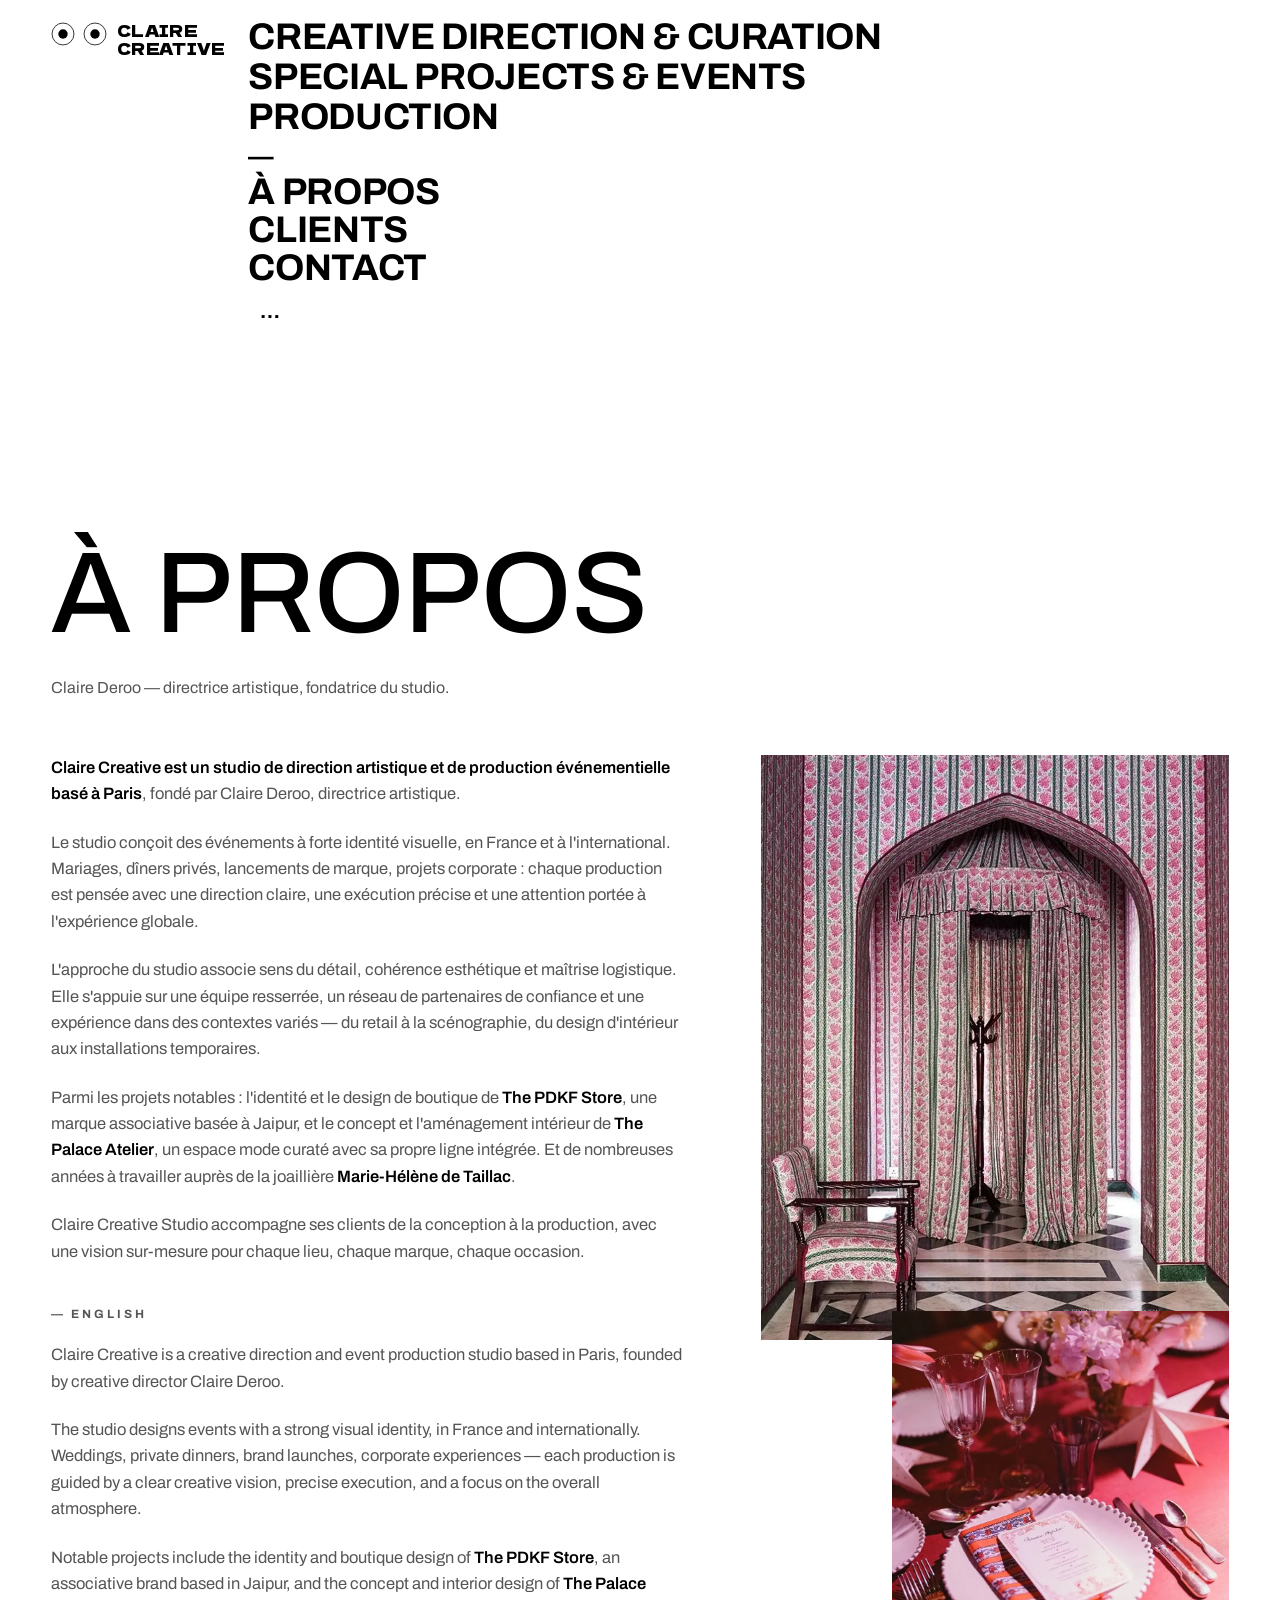
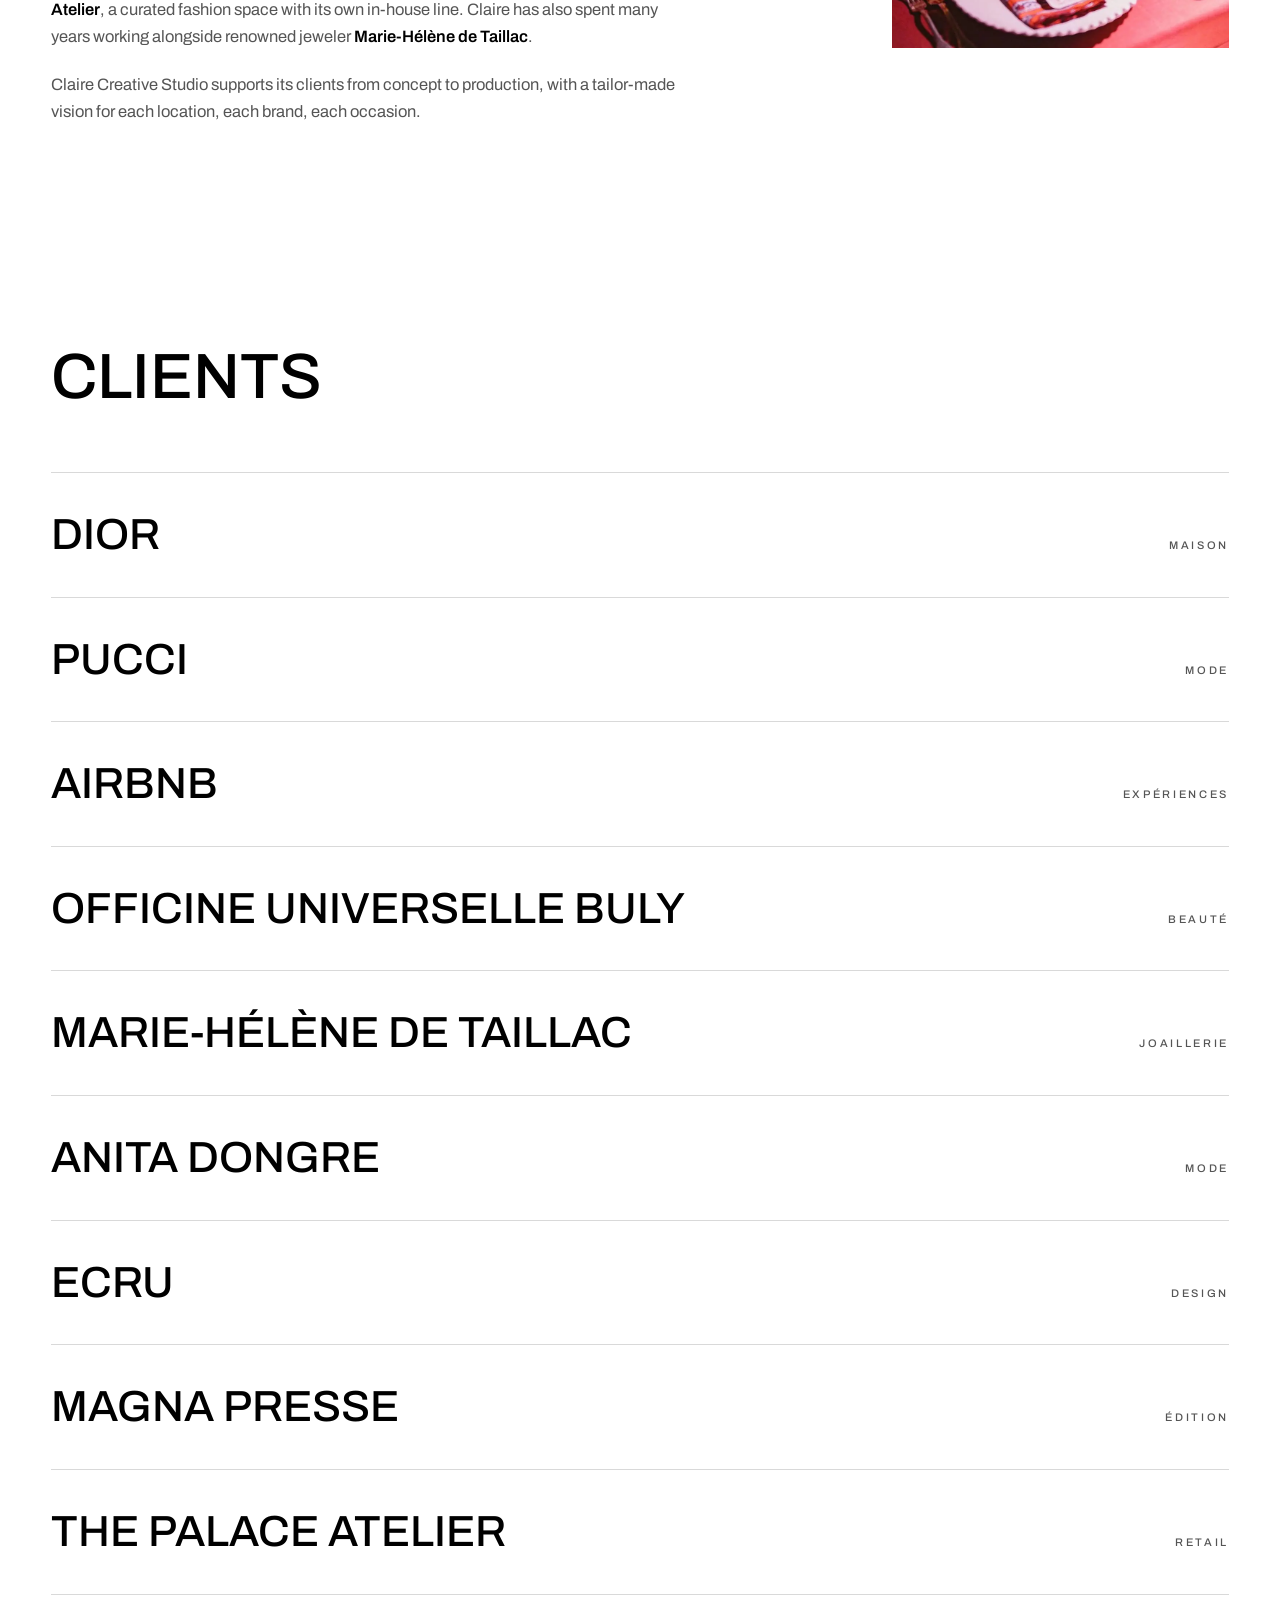
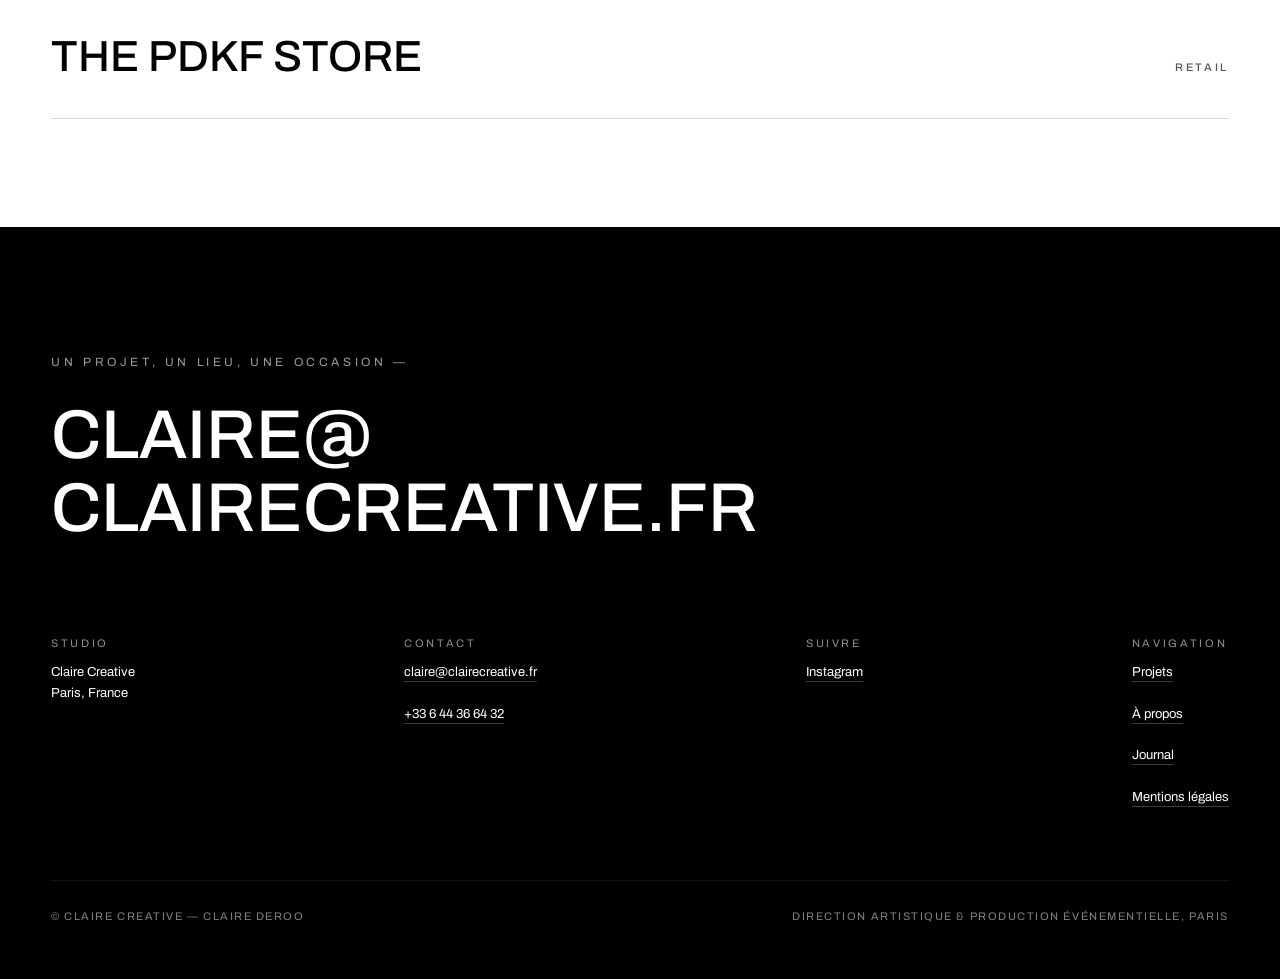
<file: about.html>
<!DOCTYPE html>
<html lang="fr">
<head>
  <meta charset="UTF-8">
  <meta name="viewport" content="width=device-width, initial-scale=1.0">
  <title>À propos — Claire Creative, Paris</title>
  <meta name="description" content="Claire Creative est un studio de direction artistique et de production événementielle basé à Paris, fondé par Claire Deroo.">
  <link rel="icon" href="assets/logo-yeux.png">
  <link rel="canonical" href="https://devkarma707.github.io/claire-creative/about.html">

  <meta property="og:type" content="profile">
  <meta property="og:site_name" content="Claire Creative">
  <meta property="og:locale" content="fr_FR">
  <meta property="og:url" content="https://devkarma707.github.io/claire-creative/about.html">
  <meta property="og:title" content="À propos — Claire Creative, Paris">
  <meta property="og:description" content="Claire Deroo, directrice artistique, fondatrice du studio. Direction artistique et production événementielle à Paris et à l'international.">
  <meta property="og:image" content="https://devkarma707.github.io/claire-creative/assets/og-image.jpg">
  <meta property="og:image:width" content="1200">
  <meta property="og:image:height" content="630">
  <meta name="twitter:card" content="summary_large_image">
  <meta name="twitter:title" content="À propos — Claire Creative, Paris">
  <meta name="twitter:description" content="Claire Deroo, directrice artistique, fondatrice du studio.">
  <meta name="twitter:image" content="https://devkarma707.github.io/claire-creative/assets/og-image.jpg">

  <link rel="preconnect" href="https://fonts.googleapis.com">
  <link rel="preconnect" href="https://fonts.gstatic.com" crossorigin>
  <link href="https://fonts.googleapis.com/css2?family=Archivo:wght@400;500;700;800&family=Dela+Gothic+One&display=swap" rel="stylesheet">
  <link rel="stylesheet" href="css/style.css?v=20260804t">
</head>
<body>

  <header>
    <a class="brand" href="index.html">
      <span class="eyes nav-eyes"></span>
      <span class="wordmark">Claire<br>Creative</span>
    </a>
    <nav class="main">
      <ul class="cats" id="cats-nav">
        <li data-cat="creative-direction-curation"><a href="index.html?cat=creative-direction-curation">Creative Direction &amp; Curation<span class="x">✕</span></a></li>
        <li data-cat="special-projects-events"><a href="index.html?cat=special-projects-events">Special Projects &amp; Events<span class="x">✕</span></a></li>
        <li data-cat="production"><a href="index.html?cat=production">Production<span class="x">✕</span></a></li>
      </ul>
      <ul class="secondary">
        <li><a href="about.html">À propos</a></li>
        <li><button class="nav-clients">Clients</button></li>
        <li><a href="about.html#contact">Contact</a></li>
      </ul>
      <button class="nav-dots" aria-label="Afficher ou masquer À propos, Clients et Contact">…</button>
      <button class="client-chip" id="client-chip" hidden><span class="name"></span><span class="x">✕</span></button>
    </nav>
  </header>

  <section class="page-hero">
    <h1>À <em>propos</em></h1>
    <p class="lead">Claire Deroo — directrice artistique, fondatrice du studio.</p>
  </section>

  <div class="about-grid">
    <div class="text">
      <!-- ABOUT:TEXTE:DEBUT — bloc réécrit par l'admin, ne pas modifier à la main -->
      <p><strong>Claire Creative est un studio de direction artistique et de production événementielle basé à Paris</strong>, fondé par Claire Deroo, directrice artistique.</p>
      <p>Le studio conçoit des événements à forte identité visuelle, en France et à l'international. Mariages, dîners privés, lancements de marque, projets corporate : chaque production est pensée avec une direction claire, une exécution précise et une attention portée à l'expérience globale.</p>
      <p>L'approche du studio associe sens du détail, cohérence esthétique et maîtrise logistique. Elle s'appuie sur une équipe resserrée, un réseau de partenaires de confiance et une expérience dans des contextes variés — du retail à la scénographie, du design d'intérieur aux installations temporaires.</p>
      <p>Parmi les projets notables : l'identité et le design de boutique de <strong>The PDKF Store</strong>, une marque associative basée à Jaipur, et le concept et l'aménagement intérieur de <strong>The Palace Atelier</strong>, un espace mode curaté avec sa propre ligne intégrée. Et de nombreuses années à travailler auprès de la joaillière <strong>Marie-Hélène de Taillac</strong>.</p>
      <p>Claire Creative Studio accompagne ses clients de la conception à la production, avec une vision sur-mesure pour chaque lieu, chaque marque, chaque occasion.</p>

      <p class="lang-title">— English</p>
      <p>Claire Creative is a creative direction and event production studio based in Paris, founded by creative director Claire Deroo.</p>
      <p>The studio designs events with a strong visual identity, in France and internationally. Weddings, private dinners, brand launches, corporate experiences — each production is guided by a clear creative vision, precise execution, and a focus on the overall atmosphere.</p>
      <p>Notable projects include the identity and boutique design of <strong>The PDKF Store</strong>, an associative brand based in Jaipur, and the concept and interior design of <strong>The Palace Atelier</strong>, a curated fashion space with its own in-house line. Claire has also spent many years working alongside renowned jeweler <strong>Marie-Hélène de Taillac</strong>.</p>
      <p>Claire Creative Studio supports its clients from concept to production, with a tailor-made vision for each location, each brand, each occasion.</p>
      <!-- ABOUT:TEXTE:FIN -->
    </div>
    <div class="about-imgs">
      <!-- ABOUT:IMAGES:DEBUT — bloc réécrit par l'admin, ne pas modifier à la main -->
      <img src="assets/img/interiors/interiors-02.webp" alt="Design d'intérieur — Claire Creative" loading="lazy">
      <img src="assets/img/weddings/weddings-10.webp" alt="Détail événement — Claire Creative" loading="lazy">
      <!-- ABOUT:IMAGES:FIN -->
    </div>
  </div>

  <section class="clients-wrap">
    <div class="section-head reveal">
      <h2>Clients</h2>
    </div>
    <div class="clients-list reveal">
      <!-- ABOUT:CLIENTS:DEBUT — bloc réécrit par l'admin, ne pas modifier à la main -->
      <div class="client-row"><span>Dior</span><small>Maison</small></div>
      <div class="client-row"><span>Pucci</span><small>Mode</small></div>
      <div class="client-row"><span>Airbnb</span><small>Expériences</small></div>
      <div class="client-row"><span>Officine Universelle Buly</span><small>Beauté</small></div>
      <div class="client-row"><span>Marie-Hélène de Taillac</span><small>Joaillerie</small></div>
      <div class="client-row"><span>Anita Dongre</span><small>Mode</small></div>
      <div class="client-row"><span>Ecru</span><small>Design</small></div>
      <div class="client-row"><span>Magna Presse</span><small>Édition</small></div>
      <div class="client-row"><span>The Palace Atelier</span><small>Retail</small></div>
      <div class="client-row"><span>The PDKF Store</span><small>Retail</small></div>
      <!-- ABOUT:CLIENTS:FIN -->
    </div>
  </section>

  <footer class="contact" id="contact">
    <p class="cta-label">Un projet, un lieu, une occasion —</p>
    <a class="mail" href="mailto:claire@clairecreative.fr">claire@<br>clairecreative.fr</a>
    <div class="grid">
      <div class="col"><p>Studio</p>Claire Creative<br>Paris, France</div>
      <div class="col"><p>Contact</p><a href="mailto:claire@clairecreative.fr">claire@clairecreative.fr</a><br><br><a href="tel:+33644366432">+33 6 44 36 64 32</a></div>
      <div class="col"><p>Suivre</p><a href="https://www.instagram.com/clairecreative.fr" target="_blank" rel="noopener">Instagram</a></div>
      <div class="col"><p>Navigation</p><a href="index.html">Projets</a><br><br><a href="about.html">À propos</a><br><br><a href="blog.html">Journal</a><br><br><a href="mentions-legales.html">Mentions légales</a></div>
    </div>
    <div class="legal">
      <span>© Claire Creative — Claire Deroo</span>
      <span>Direction artistique &amp; production événementielle, Paris</span>
    </div>
  </footer>

  <div id="clients-overlay" aria-label="Clients"></div>

  <script src="js/projects.js?v=20260804k"></script>

  <script src="js/main.js?v=20260804b"></script>
</body>
</html>
</file>
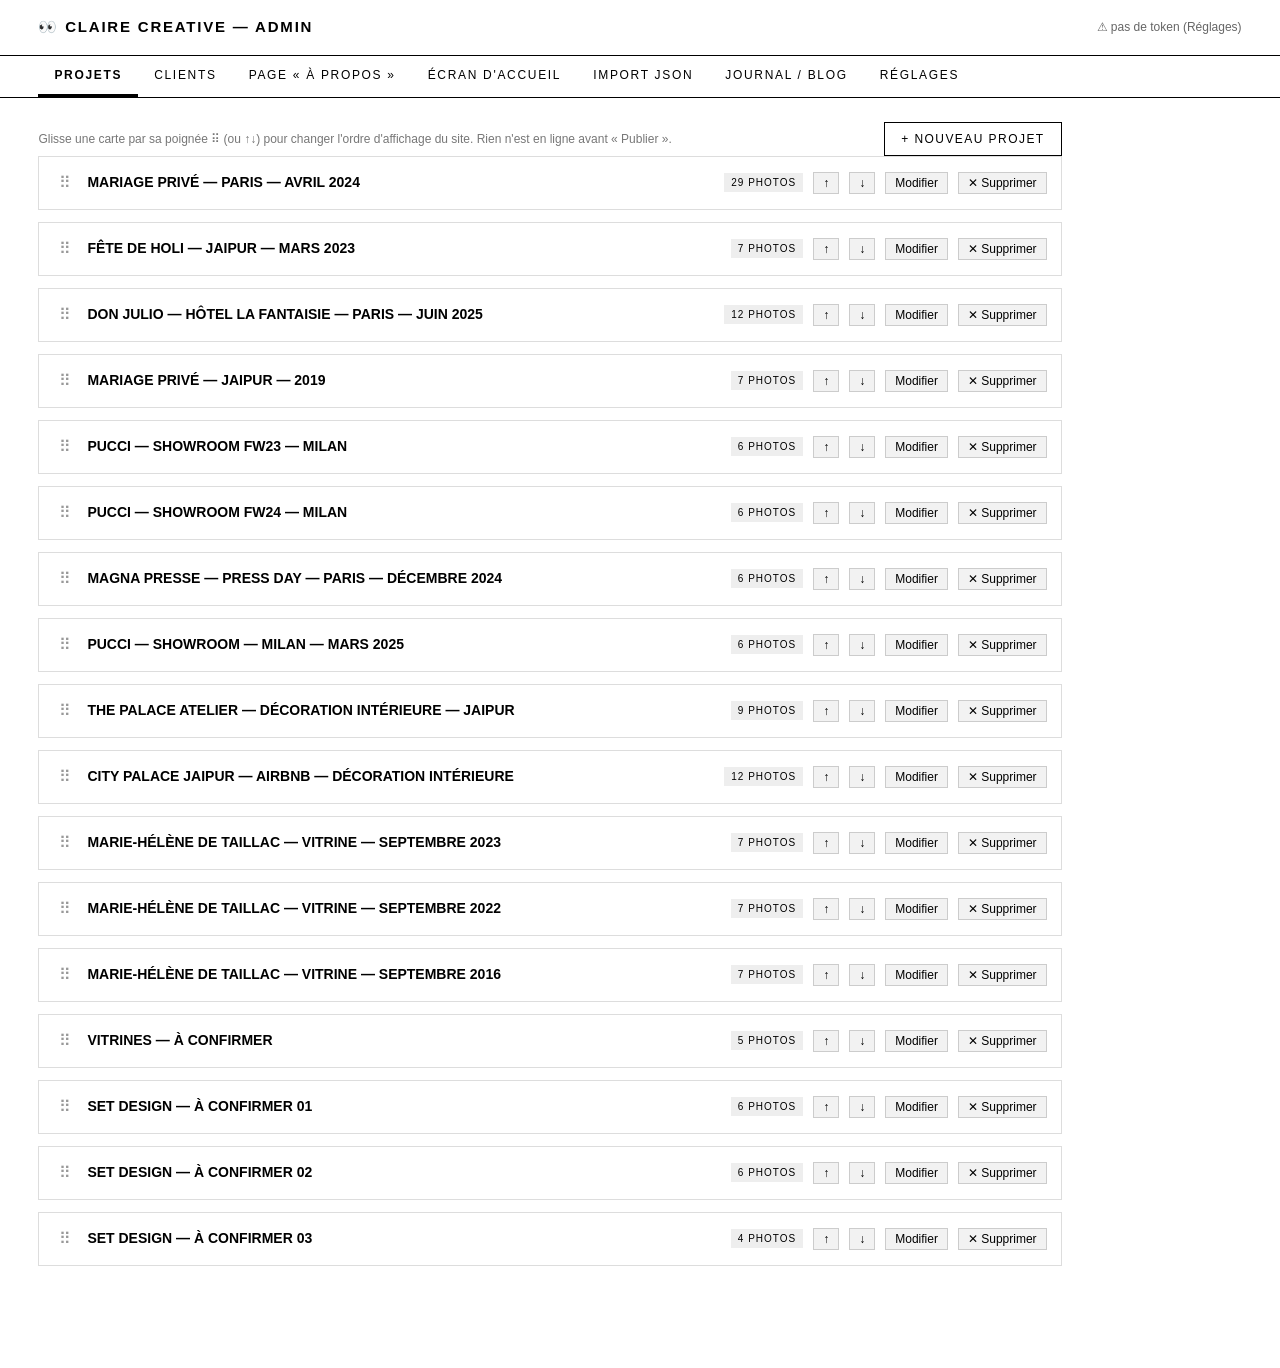
<file: admin.html>
<!DOCTYPE html>
<html lang="fr">
<head>
<meta charset="UTF-8">
<meta name="viewport" content="width=device-width, initial-scale=1.0">
<title>Admin — Claire Creative</title>
<meta name="robots" content="noindex,nofollow">
<link rel="icon" href="assets/logo-yeux.png">
<style>
* { margin:0; padding:0; box-sizing:border-box; }
[hidden] { display:none !important; }   /* sinon .savebar (display:flex) reste visible en permanence */
body { font-family:"Helvetica Neue",Helvetica,Arial,sans-serif; background:#fff; color:#000; font-size:14px; line-height:1.5; }
header { display:flex; align-items:center; justify-content:space-between; padding:16px 3vw; border-bottom:1px solid #000; }
header h1 { font-size:15px; text-transform:uppercase; letter-spacing:.12em; }
header .status { font-size:12px; color:#666; }
nav.tabs { display:flex; gap:0; border-bottom:1px solid #000; padding:0 3vw; overflow-x:auto; }
nav.tabs button { background:none; border:0; border-bottom:3px solid transparent; padding:12px 16px; font-size:12px; text-transform:uppercase; letter-spacing:.14em; cursor:pointer; white-space:nowrap; }
nav.tabs button.on { border-bottom-color:#000; font-weight:700; }
main { padding:24px 3vw 90px; max-width:1100px; }
h2 { font-size:13px; text-transform:uppercase; letter-spacing:.15em; margin:26px 0 12px; }
.card { border:1px solid #ddd; padding:14px; margin-bottom:12px; background:#fff; }
.card.dragover { outline:2px dashed #000; outline-offset:2px; }
.row { display:flex; gap:10px; align-items:center; flex-wrap:wrap; }
input[type=text], textarea, select { border:1px solid #bbb; padding:8px 10px; font:inherit; width:100%; }
textarea { resize:vertical; }
label { font-size:11px; text-transform:uppercase; letter-spacing:.12em; color:#555; display:block; margin:8px 0 3px; }
button.b { background:#000; color:#fff; border:0; padding:9px 16px; font-size:12px; text-transform:uppercase; letter-spacing:.12em; cursor:pointer; }
button.b.ghost { background:#fff; color:#000; border:1px solid #000; }
button.b:disabled { opacity:.4; cursor:default; }
button.mini { background:#f2f2f2; border:1px solid #ccc; padding:3px 9px; font-size:12px; cursor:pointer; }
.handle { cursor:grab; font-size:16px; padding:0 6px; user-select:none; color:#999; }
.handle:hover { color:#000; }
.thumbs { display:flex; gap:8px; flex-wrap:wrap; margin-top:10px; }
.thumb { position:relative; width:110px; cursor:grab; }
.thumb.dragover { outline:2px dashed #000; }
.thumb img { width:110px; height:74px; object-fit:cover; display:block; border:1px solid #ddd; pointer-events:none; }
.thumb .tools { display:flex; gap:2px; margin-top:2px; }
.thumb select.size { width:110px; margin-top:2px; padding:2px 4px; font-size:11px; border:1px solid #ccc; background:#fff; }
.thumb select.size:not([data-auto]) { border-color:#000; }
.muted { color:#777; font-size:12px; }
.head-row { display:flex; justify-content:space-between; align-items:center; gap:12px; flex-wrap:wrap; }
.proj-title { font-weight:700; text-transform:uppercase; }
.grid2 { display:grid; grid-template-columns:1fr 1fr; gap:10px; }
.grid3 { display:grid; grid-template-columns:1fr 1fr 1fr; gap:10px; }
#toast { position:fixed; bottom:70px; left:50%; transform:translateX(-50%); background:#000; color:#fff; padding:10px 20px; font-size:13px; display:none; z-index:99; max-width:90vw; }
.savebar { position:fixed; bottom:0; left:0; right:0; background:#fff; border-top:1px solid #000; padding:10px 3vw; display:flex; gap:12px; align-items:center; justify-content:flex-end; z-index:50; }
.tag { font-size:10px; text-transform:uppercase; letter-spacing:.1em; background:#eee; padding:2px 7px; }
.ok { color:#0a7a2f; } .err { color:#b3271e; }
#picker { position:fixed; inset:0; background:rgba(255,255,255,.96); z-index:200; overflow-y:auto; padding:30px 3vw; display:none; }
#picker.open { display:block; }
#projpicker { position:fixed; inset:0; background:rgba(255,255,255,.97); z-index:200; overflow-y:auto; padding:30px 3vw; display:none; }
#projpicker.open { display:block; }
#projpicker .proj-choice { display:flex; align-items:center; gap:12px; width:100%; text-align:left; background:#fff; border:1px solid #ddd; padding:10px 14px; margin-bottom:8px; cursor:pointer; font:inherit; }
#projpicker .proj-choice:hover { border-color:#000; }
#projpicker .proj-choice img { width:70px; height:46px; object-fit:cover; }
#projpicker .proj-choice b { text-transform:uppercase; }
#picker .grid { display:flex; flex-wrap:wrap; gap:8px; margin-top:14px; }
#picker img { width:130px; height:88px; object-fit:cover; cursor:pointer; border:1px solid #ddd; }
#picker img:hover { outline:2px solid #000; }
#picker img.sel { outline:4px solid #000; outline-offset:2px; }
#crop { position:fixed; inset:0; background:#fff; z-index:300; overflow-y:auto; padding:30px 3vw; display:none; }
#crop.open { display:block; }
#crop .crop-zones { display:grid; grid-template-columns:1.6fr 1fr; gap:20px; margin-top:14px; align-items:start; }
#crop .crop-box { position:relative; overflow:hidden; background:#f4f4f4; border:1px solid #ddd;
                  aspect-ratio:1/.57; cursor:grab; touch-action:none; }
#crop .crop-box.tall { aspect-ratio:1/1; }
#crop .crop-box:active { cursor:grabbing; }
#crop .crop-box img { width:100%; height:100%; object-fit:cover; user-select:none; pointer-events:none; }
@media (max-width:700px){ #crop .crop-zones { grid-template-columns:1fr; } }
@media (max-width:700px){ .grid2,.grid3{grid-template-columns:1fr} }
</style>
</head>
<body>
<header>
  <h1>👀 Claire Creative — Admin</h1>
  <span class="status" id="status">…</span>
</header>
<nav class="tabs">
  <button data-tab="projets" class="on">Projets</button>
  <button data-tab="clients">Clients</button>
  <button data-tab="apropos">Page « À propos »</button>
  <button data-tab="trail">Écran d'accueil</button>
  <button data-tab="import">Import JSON</button>
  <button data-tab="blog">Journal / Blog</button>
  <button data-tab="reglages">Réglages</button>
</nav>
<main>
  <section id="tab-projets">
    <div class="head-row">
      <p class="muted">Glisse une carte par sa poignée ⠿ (ou ↑↓) pour changer l'ordre d'affichage du site. Rien n'est en ligne avant « Publier ».</p>
      <button class="b ghost" onclick="addProject()">+ Nouveau projet</button>
    </div>
    <div id="projects"></div>
  </section>

  <section id="tab-clients" hidden>
    <h2>Clients</h2>
    <p class="muted">Les clients apparaissent dans le menu « Clients » du site. Ceux qui n'ont aucun projet rattaché sont affichés grisés (non cliquables). La publication se fait avec le bouton « Publier » en bas.</p>
    <div id="clients-list"></div>
    <div class="row" style="margin-top:14px">
      <input type="text" id="new-client" placeholder="Nom du client (ex. Hermès)" style="max-width:320px">
      <button class="b ghost" onclick="addClient()">+ Ajouter</button>
    </div>
  </section>

  <section id="tab-apropos" hidden>
    <h2>Texte de la page « À propos »</h2>
    <p class="muted">Le texte de présentation du studio, en français puis en anglais. Une ligne vide sépare deux paragraphes.
    Pour mettre un passage en gras, entoure-le de deux étoiles : <code>**comme ceci**</code>.<br>
    « Publier la page » met à jour <a href="about.html" target="_blank">about.html</a> tout de suite — indépendant du bouton « Publier » des projets.</p>

    <label>Français</label>
    <textarea id="ab-fr" rows="14"></textarea>
    <label>English</label>
    <textarea id="ab-en" rows="12"></textarea>

    <h2>Photos de la page</h2>
    <p class="muted">Les deux photos affichées à droite du texte. La mise en page est prévue pour deux : la seconde est plus petite et décalée.
    Le texte alternatif décrit la photo pour Google et pour les personnes qui n'y voient pas.</p>
    <p class="row" style="margin:12px 0">
      <button class="b ghost" onclick="openPicker('about')">+ Choisir des photos</button>
      <span class="muted"><b id="ab-img-count">0</b> photo(s)</span>
    </p>
    <div id="ab-images"></div>

    <h2>Clients affichés sur la page</h2>
    <p class="muted">Ces lignes viennent de l'onglet « Clients ». Le secteur (Maison, Mode, Joaillerie…) s'ajoute ici et n'apparaît que sur cette page.</p>
    <div id="ab-clients"></div>

    <p style="margin-top:16px" class="row">
      <button class="b" id="ab-publish" onclick="publishAbout()">Publier la page « À propos »</button>
      <button class="b ghost" onclick="previewAbout()">Voir le rendu avant publication</button>
      <span class="muted" id="ab-status"></span>
    </p>
    <div id="ab-preview" class="card" hidden></div>
  </section>

  <section id="tab-trail" hidden>
    <h2>Traînée d'images — écran d'accueil</h2>
    <p class="muted">L'écran d'accueil affiche le nom du studio ; ces photos apparaissent une par une sous le curseur, avant que le visiteur entre sur le site.<br>
    Conseil : 8 à 14 photos bien différentes les unes des autres (couleurs, cadrages, ambiances) — c'est le contraste entre elles qui rend l'effet beau. L'ordre est celui d'apparition.<br>
    Si tu ne choisis rien, le site prend automatiquement la photo de couverture des 12 premiers projets. La mise en ligne se fait avec le bouton « Publier » en bas.</p>
    <p class="row" style="margin:14px 0">
      <button class="b ghost" onclick="openPicker('trail')">+ Choisir des photos</button>
      <button class="b ghost" onclick="clearTrail()">Tout retirer</button>
      <span class="muted"><b id="trail-count">0</b> photo(s) — <a href="index.html?intro" target="_blank">revoir l'écran d'accueil</a></span>
    </p>
    <div class="thumbs" id="trail-thumbs"></div>
  </section>

  <section id="tab-import" hidden>
    <h2>Importer des projets (JSON)</h2>
    <p class="muted">Colle un tableau JSON de projets :
    <code>[{"title":["Pucci","Saison 2024","Milan"],"service":"production","client":"pucci","images":["assets/img/…"]}]</code></p>
    <textarea id="import-json" rows="10" placeholder='[{"title":["…"],"service":"…","client":null,"images":["…"]}]'></textarea>
    <p style="margin-top:10px"><button class="b" onclick="importJSON()">Ajouter ces projets</button></p>
  </section>

  <section id="tab-blog" hidden>
    <div class="head-row">
      <p class="muted">Articles pour le référencement. « Publier l'article » crée la page HTML et met à jour la liste du Journal — indépendant du bouton « Publier » des projets.</p>
      <button class="b ghost" onclick="newArticle()">+ Nouvel article</button>
    </div>
    <div id="articles"></div>
    <div id="editor" hidden class="card">
      <h2 id="editor-title">Nouvel article</h2>
      <div class="grid2">
        <div><label>Titre</label><input type="text" id="a-title"></div>
        <div><label>Slug (URL, sans espaces)</label><input type="text" id="a-slug" placeholder="mariage-paris-2024"></div>
      </div>
      <label>Description (SEO, ~150 caractères)</label>
      <input type="text" id="a-desc">
      <label>Image de couverture</label>
      <div class="row">
        <input type="text" id="a-cover" placeholder="assets/img/…" style="flex:1;min-width:200px">
        <button class="b ghost" onclick="openPicker()">Choisir parmi les photos</button>
      </div>
      <label>Contenu (HTML simple : &lt;p&gt;, &lt;h2&gt;, &lt;img src="…"&gt;)</label>
      <textarea id="a-body" rows="14"></textarea>
      <p style="margin-top:12px" class="row">
        <button class="b" id="a-publish" onclick="publishArticle()">Publier l'article</button>
        <button class="b ghost" onclick="closeEditor()">Annuler</button>
        <span class="muted" id="a-status"></span>
      </p>
    </div>
  </section>

  <section id="tab-reglages" hidden>
    <h2>Connexion GitHub</h2>
    <p class="muted">L'admin publie directement sur le site via GitHub. Il faut un « fine-grained personal access token » avec l'autorisation <b>Contents : Read and write</b> sur le dépôt <b>DevKarma707/claire-creative</b> (validité conseillée : 1 an).<br>
    À créer ici : <a href="https://github.com/settings/personal-access-tokens/new" target="_blank">github.com/settings/personal-access-tokens/new</a> — puis colle-le ci-dessous (il reste enregistré dans ce navigateur uniquement).</p>
    <label>Token</label>
    <input type="text" id="token" placeholder="github_pat_…">
    <p style="margin-top:10px" class="row">
      <button class="b" onclick="saveToken()">Enregistrer</button>
      <button class="b ghost" onclick="testToken()">Tester la connexion</button>
      <span id="token-check" class="muted"></span>
    </p>
    <h2>Infos</h2>
    <p class="muted">Après publication, le site se met à jour en 1 à 2 minutes ; l'admin surveille et t'indique « En ligne ✓ » quand c'est visible. Chaque publication est historisée : rien n'est jamais perdu.</p>
  </section>
</main>

<div class="savebar" id="savebar" hidden>
  <span class="muted" id="save-info"></span>
  <button class="b ghost" onclick="if(confirm('Abandonner toutes les modifications non publiées ?'))location.reload()">Annuler les modifs</button>
  <button class="b" id="publish" onclick="publishProjects()">Publier</button>
</div>
<div id="toast"></div>
<div id="picker">
  <div class="head-row"><h2 id="picker-head">Choisir une photo</h2><button class="b ghost" onclick="closePicker()">Fermer</button></div>
  <div class="grid" id="picker-grid"></div>
</div>
<div id="crop">
  <div class="head-row"><h2>Cadrer la photo</h2><button class="b ghost" onclick="closeCrop()">Fermer</button></div>
  <p class="muted" style="margin-top:10px">Fais glisser la photo pour choisir ce qui reste visible. Le curseur agrandit ou réduit.
  « Photo entière » n'en coupe rien : la photo est affichée complète, avec du blanc autour si besoin.</p>
  <div class="crop-zones">
    <div>
      <label>Vignette d'accueil <span class="muted">(format large — c'est là que ça coupe le plus)</span></label>
      <div class="crop-box" id="crop-card"><img id="crop-card-img" draggable="false"></div>
    </div>
    <div>
      <label>Dans la page du projet</label>
      <div class="crop-box tall" id="crop-cell"><img id="crop-cell-img" draggable="false"></div>
    </div>
  </div>
  <div class="row" style="margin-top:16px">
    <label style="margin:0">Zoom</label>
    <input type="range" id="crop-zoom" min="100" max="250" value="100" style="width:240px" oninput="setCropZoom(this.value)">
    <span class="muted" id="crop-zoom-val">100 %</span>
  </div>
  <p class="row" style="margin-top:16px">
    <button class="b" onclick="applyCrop()">Appliquer</button>
    <button class="b ghost" onclick="setCropFit()">Photo entière (ne rien couper)</button>
    <button class="b ghost" onclick="resetCrop()">Réinitialiser</button>
  </p>
</div>

<div id="projpicker">
  <div class="head-row"><h2>Déplacer la photo vers…</h2><button class="b ghost" onclick="closeProjPicker()">Annuler</button></div>
  <div id="projpicker-list" style="margin-top:14px"></div>
</div>

<script>
/* ================= état ================= */
const REPO = "DevKarma707/claire-creative";
const API = "https://api.github.com/repos/" + REPO + "/contents/";
const SITE = location.origin.includes("github.io") ? "https://devkarma707.github.io/claire-creative/" : location.origin + "/";
let SERVICES = [], CLIENTS = [], PROJECTS = [], TRAIL = [];
let uploads = [];      // {path, base64} photos à envoyer à la publication
let blog = [];
let editingIdx = null;
let dirty = false;
let dragProj = null, dragImg = null, dragTrail = null;

const $ = (s) => document.querySelector(s);
const token = () => localStorage.getItem("cc-admin-token") || "";
const toast = (m) => { const t = $("#toast"); t.textContent = m; t.style.display = "block"; setTimeout(() => t.style.display = "none", 4000); };
const markDirty = () => { dirty = true; $("#savebar").hidden = false; $("#save-info").textContent = "Modifications non publiées"; };
/* le navigateur sait-il vraiment encoder en WebP ? (il renvoie du PNG sinon) */
const WEBP_OK = document.createElement("canvas").toDataURL("image/webp").startsWith("data:image/webp");
const slugify = (s) => s.trim().toLowerCase().normalize("NFD").replace(/[̀-ͯ]/g, "").replace(/[^a-z0-9]+/g, "-").replace(/^-|-$/g, "");

/* ================= GitHub API ================= */
async function gh(path, opts = {}) {
  const r = await fetch(API + path, {
    ...opts,
    headers: { Authorization: "Bearer " + token(), Accept: "application/vnd.github+json", ...(opts.headers || {}) },
  });
  if (!r.ok && r.status !== 404) throw new Error("GitHub " + r.status);
  return r;
}
async function getSha(path) {
  const r = await gh(path + "?ref=main&t=" + Date.now());
  return r.status === 404 ? null : (await r.json()).sha;
}
async function putFile(path, base64Content, message) {
  const sha = await getSha(path);
  const r = await gh(path, { method: "PUT", body: JSON.stringify({ message, content: base64Content, ...(sha ? { sha } : {}) }) });
  if (!r.ok) throw new Error("Échec écriture " + path);
}
const b64 = (str) => btoa(unescape(encodeURIComponent(str)));

/* attend que le site déployé contienne `needle` à `url` */
async function waitLive(url, needle, onTick) {
  for (let i = 0; i < 30; i++) {
    await new Promise((r) => setTimeout(r, 10000));
    onTick && onTick(i);
    try {
      const txt = await (await fetch(url + "?nocache=" + Date.now())).text();
      if (txt.includes(needle)) return true;
    } catch (_) {}
  }
  return false;
}

/* ================= chargement ================= */
async function load() {
  const src = await (await fetch("js/projects.js?nocache=" + Date.now())).text();
  const mod = new Function(src + ";return {SERVICES, CLIENTS, PROJECTS, TRAIL: typeof TRAIL === 'undefined' ? [] : TRAIL};")();
  SERVICES = mod.SERVICES; CLIENTS = mod.CLIENTS; PROJECTS = mod.PROJECTS; TRAIL = mod.TRAIL;
  try { blog = await (await fetch("data/blog.json?nocache=" + Date.now())).json(); } catch (_) { blog = []; }
  try { about = await (await fetch("data/about.json?nocache=" + Date.now())).json(); } catch (_) { about = { fr: "", en: "" }; }
  $("#ab-fr").value = about.fr || "";
  $("#ab-en").value = about.en || "";
  renderProjects(); renderClients(); renderTrail(); renderAboutImages(); renderAboutClients(); renderArticles();
  $("#token").value = token();
  $("#status").textContent = token() ? "token enregistré ✓" : "⚠ pas de token (Réglages)";
}

/* ================= projets ================= */
function renderProjects() {
  $("#projects").innerHTML = PROJECTS.map((p, i) => `
  <div class="card" data-i="${i}" ondragover="event.preventDefault();this.classList.add('dragover')" ondragleave="this.classList.remove('dragover')" ondrop="dropProj(event,${i})">
    <div class="head-row">
      <span class="row"><span class="handle" draggable="true" ondragstart="dragProj=${i}" title="Glisser pour réordonner">⠿</span>
      <span class="proj-title">${p.title.join(" — ")}</span></span>
      <span class="row">
        <span class="tag">${p.images.length} photos</span>
        <button class="mini" onclick="move(${i},-1)">↑</button>
        <button class="mini" onclick="move(${i},1)">↓</button>
        <button class="mini" onclick="toggleEdit(${i})">Modifier</button>
        <button class="mini" onclick="delProject(${i})">✕ Supprimer</button>
      </span>
    </div>
    <div class="edit" hidden>
      <div class="grid3">
        <div><label>Titre (une ligne par ligne)</label><textarea rows="3" onchange="PROJECTS[${i}].title=this.value.split('\\n').filter(Boolean);markDirty()">${p.title.join("\n")}</textarea></div>
        <div><label>Mention</label><select onchange="PROJECTS[${i}].service=this.value;markDirty()">
          ${SERVICES.map((s) => `<option value="${s.slug}" ${s.slug === p.service ? "selected" : ""}>${s.label}</option>`).join("")}
        </select></div>
        <div><label>Client</label><select onchange="PROJECTS[${i}].client=this.value||null;markDirty()">
          <option value="">— privé / aucun —</option>
          ${CLIENTS.map((c) => `<option value="${c.slug}" ${c.slug === p.client ? "selected" : ""}>${c.label}</option>`).join("")}
        </select></div>
      </div>
      <label>Photos — la première = couverture ; glisse une vignette sur une autre pour réordonner.
        Le menu déroulant règle la place de la photo dans la page du projet.</label>
      <div class="thumbs">
        ${p.images.map((im, j) => `
        <div class="thumb" draggable="true" ondragstart="dragImg=${j}" ondragover="event.preventDefault();this.classList.add('dragover')" ondragleave="this.classList.remove('dragover')" ondrop="dropImg(event,${i},${j})">
          <img src="${im}" loading="lazy">
          <select class="size" title="Place de la photo dans la page du projet" onchange="setSize(${i},${j},this.value)">
            ${SIZES.map((s) => `<option value="${s.v}" ${s.v === sizeOf(p, j) ? "selected" : ""}>${s.label}</option>`).join("")}
          </select>
          <div class="tools">
            <button class="mini" onclick="moveImg(${i},${j},-1)">←</button>
            <button class="mini" onclick="moveImg(${i},${j},1)">→</button>
            <button class="mini" title="Cadrer la photo" onclick="openCrop(${i},${j})">⛶</button>
            <button class="mini" title="Déplacer vers un autre projet" onclick="askMoveTo(${i},${j})">⤴</button>
            <button class="mini" onclick="delImg(${i},${j})">✕</button>
          </div>
        </div>`).join("")}
      </div>
      <p style="margin-top:10px"><label class="b ghost" style="display:inline-block;cursor:pointer">+ Ajouter des photos
        <input type="file" accept="image/*" multiple hidden onchange="addImgs(${i}, this.files)">
      </label></p>
    </div>
  </div>`).join("");
}
function dropProj(e, to) {
  e.currentTarget.classList.remove("dragover");
  if (dragProj === null || dragImg !== null) { dragImg = null; return; }
  const [p] = PROJECTS.splice(dragProj, 1);
  PROJECTS.splice(to, 0, p);
  dragProj = null; markDirty(); renderProjects();
}
function dropImg(e, proj, to) {
  e.stopPropagation(); e.currentTarget.classList.remove("dragover");
  if (dragImg === null) return;
  const p = PROJECTS[proj], a = p.images;
  const [im] = a.splice(dragImg, 1);
  a.splice(to, 0, im);
  if (p.sizes) { const [s] = p.sizes.splice(dragImg, 1); p.sizes.splice(to, 0, s); }
  if (p.crops) { const [c] = p.crops.splice(dragImg, 1); p.crops.splice(to, 0, c); }
  dragImg = null; markDirty(); renderProjects(); toggleEdit(proj);
}
function toggleEdit(i) { const e = document.querySelector(`.card[data-i="${i}"] .edit`); e.hidden = !e.hidden; }
function move(i, d) { const j = i + d; if (j < 0 || j >= PROJECTS.length) return; [PROJECTS[i], PROJECTS[j]] = [PROJECTS[j], PROJECTS[i]]; markDirty(); renderProjects(); }
function delProject(i) { if (!confirm("Supprimer « " + PROJECTS[i].title.join(" — ") + " » ?")) return; PROJECTS.splice(i, 1); markDirty(); renderProjects(); }
function moveImg(i, j, d) {
  const p = PROJECTS[i], a = p.images, k = j + d;
  if (k < 0 || k >= a.length) return;
  [a[j], a[k]] = [a[k], a[j]];
  if (p.sizes) [p.sizes[j], p.sizes[k]] = [p.sizes[k], p.sizes[j]];  /* la taille suit la photo */
  if (p.crops) [p.crops[j], p.crops[k]] = [p.crops[k], p.crops[j]];  /* le cadrage aussi */
  markDirty(); renderProjects(); toggleEdit(i);
}
function delImg(i, j) {
  const p = PROJECTS[i];
  p.images.splice(j, 1);
  if (p.sizes) p.sizes.splice(j, 1);
  if (p.crops) p.crops.splice(j, 1);
  markDirty(); renderProjects(); toggleEdit(i);
}

/* ================= cadrage d'une photo =================
   Les cadres du site sont très larges (vignette d'accueil) : une photo verticale
   s'y trouve rognée haut et bas. On choisit ici quel point de la photo reste au
   centre, et de combien on l'agrandit. `crops` est optionnel : sans réglage, le
   site recadre au centre comme avant. */
let cropAt = null;   // {proj, img}
let cropVal = { x: 50, y: 50, z: 1, fit: "cover" };

function cropOf(p, j) { return (p.crops && p.crops[j]) || null; }
function openCrop(i, j) {
  cropAt = { proj: i, img: j };
  const c = cropOf(PROJECTS[i], j);
  cropVal = { x: c?.x ?? 50, y: c?.y ?? 50, z: c?.z ?? 1, fit: c?.fit || "cover" };
  const src = PROJECTS[i].images[j];
  $("#crop-card-img").src = src;
  $("#crop-cell-img").src = src;
  $("#crop-zoom").value = Math.round(cropVal.z * 100);
  paintCrop();
  $("#crop").classList.add("open");
}
function closeCrop() { $("#crop").classList.remove("open"); cropAt = null; }
function paintCrop() {
  $("#crop-zoom-val").textContent = Math.round(cropVal.z * 100) + " %";
  [$("#crop-card-img"), $("#crop-cell-img")].forEach((im) => {
    im.style.objectFit = cropVal.fit;
    im.style.objectPosition = `${cropVal.x}% ${cropVal.y}%`;
    im.style.scale = cropVal.z === 1 ? "" : String(cropVal.z);
  });
}
function setCropZoom(v) { cropVal.z = +v / 100; cropVal.fit = "cover"; paintCrop(); }
function setCropFit() { cropVal = { x: 50, y: 50, z: 1, fit: "contain" }; $("#crop-zoom").value = 100; paintCrop(); }
function resetCrop() { cropVal = { x: 50, y: 50, z: 1, fit: "cover" }; $("#crop-zoom").value = 100; paintCrop(); }
function applyCrop() {
  const p = PROJECTS[cropAt.proj], j = cropAt.img;
  const parDefaut = cropVal.x === 50 && cropVal.y === 50 && cropVal.z === 1 && cropVal.fit === "cover";
  if (parDefaut) {
    if (p.crops) { p.crops[j] = null; if (p.crops.every((c) => !c)) delete p.crops; }
  } else {
    if (!p.crops) p.crops = p.images.map(() => null);
    while (p.crops.length < p.images.length) p.crops.push(null);
    p.crops[j] = { ...cropVal };
  }
  markDirty(); renderProjects(); toggleEdit(cropAt.proj); closeCrop();
  toast("Cadrage enregistré — pense à publier");
}
/* glisser dans un aperçu = déplacer le point gardé au centre */
["#crop-card", "#crop-cell"].forEach((sel) => {
  document.addEventListener("pointerdown", (e) => {
    const box = e.target.closest(sel);
    if (!box || cropVal.fit === "contain") return;
    const r = box.getBoundingClientRect();
    let lastX = e.clientX, lastY = e.clientY;
    const move = (ev) => {
      /* on inverse le sens : tirer la photo vers la gauche montre sa partie droite */
      cropVal.x = Math.min(100, Math.max(0, cropVal.x - ((ev.clientX - lastX) / r.width) * 100));
      cropVal.y = Math.min(100, Math.max(0, cropVal.y - ((ev.clientY - lastY) / r.height) * 100));
      lastX = ev.clientX; lastY = ev.clientY;
      paintCrop();
    };
    const up = () => { document.removeEventListener("pointermove", move); document.removeEventListener("pointerup", up); };
    document.addEventListener("pointermove", move);
    document.addEventListener("pointerup", up);
  });
});

/* ---- place de chaque photo dans la page du projet ----
   `sizes` est optionnel : un projet sans ce champ garde la mise en page
   automatique d'avant (paysage large, portrait étroit). */
const SIZES = [
  { v: "", label: "Automatique" },
  { v: "s", label: "Petite" },
  { v: "l", label: "Grande" },
  { v: "full", label: "Pleine largeur" },
];
function sizeOf(p, j) { return (p.sizes && p.sizes[j]) || ""; }
function setSize(i, j, v) {
  const p = PROJECTS[i];
  if (!p.sizes) p.sizes = p.images.map(() => "");
  while (p.sizes.length < p.images.length) p.sizes.push("");
  p.sizes[j] = v;
  if (p.sizes.every((s) => !s)) delete p.sizes;   /* tout en auto : on n'alourdit pas le fichier */
  markDirty();
}
function addProject() {
  PROJECTS.unshift({ id: "projet-" + Date.now(), service: SERVICES[0].slug, client: null, title: ["Nouveau projet"], images: [] });
  markDirty(); renderProjects(); toggleEdit(0);
}
function addImgs(i, files) {
  [...files].forEach((f, n) => {
    const img = new Image();
    img.onload = () => {
      const M = 1400, r = Math.min(1, M / Math.max(img.width, img.height));
      const cv = document.createElement("canvas");
      cv.width = Math.round(img.width * r); cv.height = Math.round(img.height * r);
      cv.getContext("2d").drawImage(img, 0, 0, cv.width, cv.height);
      /* WebP quand le navigateur sait l'encoder (photos deux fois plus légères),
         JPEG sinon — Safari a longtemps renvoyé du PNG en douce sur une demande WebP. */
      const path = `assets/img/uploads/${Date.now()}-${n}-${slugify(f.name.replace(/\.[^.]+$/, ""))}.${WEBP_OK ? "webp" : "jpg"}`;
      const data = WEBP_OK ? cv.toDataURL("image/webp", 0.7) : cv.toDataURL("image/jpeg", 0.72);
      uploads.push({ path, base64: data.split(",")[1] });
      PROJECTS[i].images.push(path);
      if (PROJECTS[i].sizes) PROJECTS[i].sizes.push("");
      if (PROJECTS[i].crops) PROJECTS[i].crops.push(null);
      markDirty(); renderProjects(); toggleEdit(i);
      URL.revokeObjectURL(img.src);
      toast("Photo ajoutée — sera envoyée à la publication");
    };
    img.src = URL.createObjectURL(f);
  });
}
function importJSON() {
  try {
    const arr = JSON.parse($("#import-json").value);
    if (!Array.isArray(arr)) throw 0;
    arr.forEach((p) => PROJECTS.unshift({
      id: p.id || "projet-" + Date.now(), service: p.service || SERVICES[0].slug,
      client: p.client || null, title: p.title || ["Sans titre"], images: p.images || [],
      ...(Array.isArray(p.sizes) && p.sizes.some(Boolean) ? { sizes: p.sizes } : {}),
      ...(Array.isArray(p.crops) && p.crops.some(Boolean) ? { crops: p.crops } : {}),
    }));
    $("#import-json").value = "";
    markDirty(); renderProjects();
    toast(arr.length + " projet(s) ajouté(s) — pense à publier");
    document.querySelector('[data-tab="projets"]').click();
  } catch (_) { toast("JSON invalide"); }
}

/* ================= clients ================= */
function renderClients() {
  $("#clients-list").innerHTML = CLIENTS.map((c, i) => {
    const n = PROJECTS.filter((p) => p.client === c.slug).length;
    return `<div class="card"><div class="head-row">
      <span><b>${c.label}</b> <span class="muted">— ${n ? n + " projet(s)" : "aucun projet (grisé sur le site)"}</span></span>
      <button class="mini" onclick="delClient(${i})">✕ Supprimer</button>
    </div></div>`;
  }).join("");
}
function addClient() {
  const label = $("#new-client").value.trim();
  if (!label) return;
  const slug = slugify(label);
  if (CLIENTS.some((c) => c.slug === slug)) return toast("Ce client existe déjà");
  CLIENTS.push({ slug, label });   /* pas de tri : l'ordre est choisi à la main dans « Page À propos » */
  $("#new-client").value = "";
  markDirty(); renderClients(); renderProjects(); renderAboutClients();
}
function delClient(i) {
  const c = CLIENTS[i];
  const used = PROJECTS.filter((p) => p.client === c.slug).length;
  if (used && !confirm(c.label + " est rattaché à " + used + " projet(s), qui passeront en « privé ». Continuer ?")) return;
  PROJECTS.forEach((p) => { if (p.client === c.slug) p.client = null; });
  CLIENTS.splice(i, 1);
  markDirty(); renderClients(); renderProjects(); renderAboutClients();
}

/* ================= traînée « À propos » ================= */
function renderTrail() {
  $("#trail-count").textContent = TRAIL.length;
  $("#trail-thumbs").innerHTML = TRAIL.length
    ? TRAIL.map((im, i) => `
      <div class="thumb" draggable="true" ondragstart="dragTrail=${i}" ondragover="event.preventDefault();this.classList.add('dragover')" ondragleave="this.classList.remove('dragover')" ondrop="dropTrail(event,${i})">
        <img src="${im}" loading="lazy">
        <div class="tools">
          <button class="mini" onclick="moveTrail(${i},-1)">←</button>
          <button class="mini" onclick="moveTrail(${i},1)">→</button>
          <button class="mini" onclick="delTrail(${i})">✕</button>
        </div>
      </div>`).join("")
    : '<p class="muted">Aucune photo choisie — le site utilise la couverture des 12 premiers projets.</p>';
}
function moveTrail(i, d) { const j = i + d; if (j < 0 || j >= TRAIL.length) return; [TRAIL[i], TRAIL[j]] = [TRAIL[j], TRAIL[i]]; markDirty(); renderTrail(); }
function delTrail(i) { TRAIL.splice(i, 1); markDirty(); renderTrail(); }
function dropTrail(e, to) {
  e.currentTarget.classList.remove("dragover");
  if (dragTrail === null) return;
  const [im] = TRAIL.splice(dragTrail, 1);
  TRAIL.splice(to, 0, im);
  dragTrail = null; markDirty(); renderTrail();
}
function clearTrail() {
  if (!TRAIL.length || !confirm("Retirer les " + TRAIL.length + " photos de la traînée ? Le site reprendra la sélection automatique.")) return;
  TRAIL = []; markDirty(); renderTrail();
}

/* ================= page « À propos » =================
   Le texte reste écrit en dur dans about.html — c'est ce que lisent Google et
   les visiteurs sans JavaScript. L'admin garde la source dans data/about.json
   et réécrit seulement les blocs entre repères dans la page. */
let about = { fr: "", en: "" };

const echapper = (s) => s.replace(/&/g, "&amp;").replace(/</g, "&lt;").replace(/>/g, "&gt;");
/* **gras** → <strong> ; une ligne vide → un nouveau paragraphe */
function enParagraphes(texte, indent) {
  return texte.split(/\n\s*\n/).map((p) => p.trim()).filter(Boolean)
    .map((p) => indent + "<p>" + echapper(p).replace(/\*\*(.+?)\*\*/g, "<strong>$1</strong>").replace(/\n/g, "<br>") + "</p>")
    .join("\n");
}
function aboutHTML() {
  const i = "      ";
  const fr = enParagraphes($("#ab-fr").value, i);
  const en = enParagraphes($("#ab-en").value, i);
  return fr + (en ? `\n\n${i}<p class="lang-title">— English</p>\n` + en : "");
}
function imagesHTML() {
  const i = "      ";
  return (about.images || [])
    .map((im) => `${i}<img src="${im.src}" alt="${echapper(im.alt || "Claire Creative")}" loading="lazy">`)
    .join("\n");
}
function renderAboutImages() {
  const list = about.images || [];
  $("#ab-img-count").textContent = list.length;
  $("#ab-images").innerHTML = list.length
    ? list.map((im, i) => `
      <div class="row" style="margin-bottom:8px">
        <img src="${im.src}" style="width:110px;height:74px;object-fit:cover;border:1px solid #ddd">
        <input type="text" placeholder="texte alternatif (ce que montre la photo)" value="${(im.alt || "").replace(/"/g, "&quot;")}"
               style="max-width:380px" onchange="about.images[${i}].alt=this.value.trim()">
        <button class="mini" onclick="moveAboutImg(${i},-1)">←</button>
        <button class="mini" onclick="moveAboutImg(${i},1)">→</button>
        <button class="mini" onclick="delAboutImg(${i})">✕</button>
      </div>`).join("")
    : '<p class="muted">Aucune photo — la partie droite de la page restera vide.</p>';
}
function moveAboutImg(i, d) {
  const a = about.images, j = i + d;
  if (!a || j < 0 || j >= a.length) return;
  [a[i], a[j]] = [a[j], a[i]];
  renderAboutImages();
}
function delAboutImg(i) { about.images.splice(i, 1); renderAboutImages(); }

function clientsHTML() {
  const i = "      ";
  return CLIENTS.filter((c) => c.onAbout !== false)
    .map((c) => `${i}<div class="client-row"><span>${echapper(c.label)}</span><small>${echapper(c.sector || "")}</small></div>`)
    .join("\n");
}
function renderAboutClients() {
  $("#ab-clients").innerHTML = CLIENTS.map((c, i) => `
    <div class="row" style="margin-bottom:6px">
      <button class="mini" title="Monter" onclick="moveClient(${i},-1)">↑</button>
      <button class="mini" title="Descendre" onclick="moveClient(${i},1)">↓</button>
      <label style="margin:0"><input type="checkbox" ${c.onAbout === false ? "" : "checked"} onchange="CLIENTS[${i}].onAbout=this.checked;markDirty()"> afficher</label>
      <b style="min-width:220px">${c.label}</b>
      <input type="text" placeholder="secteur (ex. Joaillerie)" value="${c.sector || ""}"
             style="max-width:240px" onchange="CLIENTS[${i}].sector=this.value.trim();markDirty()">
    </div>`).join("");
}
/* l'ordre sert à la fois à cette page et au menu « Clients » du site */
function moveClient(i, d) {
  const j = i + d;
  if (j < 0 || j >= CLIENTS.length) return;
  [CLIENTS[i], CLIENTS[j]] = [CLIENTS[j], CLIENTS[i]];
  markDirty(); renderAboutClients(); renderClients();
}
function previewAbout() {
  const p = $("#ab-preview");
  p.hidden = false;
  p.innerHTML = `<div style="display:flex;gap:20px;align-items:flex-start">
      <div style="max-width:640px;flex:1">${aboutHTML()}</div>
      <div style="display:grid;gap:10px;width:190px">${(about.images || []).map((im) =>
        `<img src="${im.src}" style="width:100%;aspect-ratio:4/5;object-fit:cover">`).join("")}</div>
    </div>
    <hr style="margin:16px 0"><b style="font-size:12px;text-transform:uppercase;letter-spacing:.15em">Clients</b>
    <div style="margin-top:8px">${clientsHTML().replace(/<div class="client-row"><span>(.*?)<\/span><small>(.*?)<\/small><\/div>/g,
      '<div style="display:flex;justify-content:space-between;border-bottom:1px solid #eee;padding:4px 0"><span>$1</span><small style="color:#888">$2</small></div>')}</div>`;
  p.scrollIntoView({ block: "nearest" });
}
async function publishAbout() {
  if (!token()) return toast("Ajoute d'abord ton token dans Réglages");
  const btn = $("#ab-publish"); btn.disabled = true;
  const st = $("#ab-status"); st.textContent = "Publication…"; st.className = "muted";
  try {
    about = { fr: $("#ab-fr").value, en: $("#ab-en").value, images: about.images || [] };
    /* on repart du about.html en ligne pour ne réécrire que les deux blocs */
    const r = await gh("about.html?ref=main&t=" + Date.now());
    if (r.status === 404) throw new Error("about.html introuvable sur GitHub");
    const src = decodeURIComponent(escape(atob((await r.json()).content.replace(/\n/g, ""))));

    const bloc = (html, nom, contenu) => {
      const re = new RegExp(`(<!-- ABOUT:${nom}:DEBUT[^>]*-->)[\\s\\S]*?(<!-- ABOUT:${nom}:FIN -->)`);
      if (!re.test(html)) throw new Error(`repère ${nom} absent de about.html`);
      return html.replace(re, `$1\n${contenu}\n      $2`);
    };
    const stamp = "apropos-" + Date.now();
    let out = bloc(src, "TEXTE", aboutHTML());
    out = bloc(out, "IMAGES", imagesHTML());
    out = bloc(out, "CLIENTS", clientsHTML());
    out = out.replace(/<meta name="generator"[^>]*>\s*/g, "").replace("</head>", `  <meta name="generator" content="${stamp}">\n</head>`);

    await putFile("data/about.json", b64(JSON.stringify(about, null, 1)), "Admin : texte À propos (source)");
    await putFile("js/projects.js", b64(serialize()), "Admin : secteurs des clients");
    await putFile("about.html", b64(out), "Admin : page À propos");
    st.innerHTML = "Publié ✓ — déploiement en cours…";
    toast("Page À propos publiée ✓");
    const ok = await waitLive(SITE + "about.html", stamp, (i) => { st.textContent = "Déploiement en cours… (" + (i + 1) * 10 + "s)"; });
    st.innerHTML = ok ? '<span class="ok">En ligne ✓ — <a href="about.html" target="_blank">voir la page</a></span>' : "Publié ✓ (visible d'ici quelques minutes)";
  } catch (e) {
    st.textContent = "Erreur : " + e.message; st.className = "err";
    toast("Erreur : " + e.message);
  }
  btn.disabled = false;
}

/* ================= publication projets ================= */
let lastStamp = "";
function serialize() {
  lastStamp = "publie-" + Date.now();
  const lines = PROJECTS.map((p) => "  " + JSON.stringify(p)).join(",\n");
  return "// Fichier généré par l'admin — " + lastStamp + "\n"
    + "const SERVICES = " + JSON.stringify(SERVICES) + ";\n"
    + "const CLIENTS = " + JSON.stringify(CLIENTS) + ";\n"
    + "const TRAIL = " + JSON.stringify(TRAIL) + ";\n"
    + "const PROJECTS = [\n" + lines + "\n];\n";
}
async function publishProjects() {
  if (!token()) return toast("Ajoute d'abord ton token dans Réglages");
  const btn = $("#publish"); btn.disabled = true;
  try {
    for (let k = 0; k < uploads.length; k++) {
      $("#save-info").textContent = `Envoi photo ${k + 1}/${uploads.length}…`;
      await putFile(uploads[k].path, uploads[k].base64, "Admin : ajout photo");
    }
    uploads = [];
    $("#save-info").textContent = "Publication…";
    const content = serialize();
    await putFile("js/projects.js", b64(content), "Admin : mise à jour des projets");
    dirty = false;
    $("#save-info").innerHTML = "Publié ✓ — déploiement en cours…";
    toast("Publié ✓ — je surveille la mise en ligne");
    const ok = await waitLive(SITE + "js/projects.js", lastStamp, (i) => { $("#save-info").textContent = "Déploiement en cours… (" + (i + 1) * 10 + "s)"; });
    $("#save-info").innerHTML = ok ? '<span class="ok">En ligne ✓</span>' : "Publié ✓ (vérification expirée — regarde le site dans quelques minutes)";
    setTimeout(() => { if (!dirty) $("#savebar").hidden = true; }, 6000);
  } catch (e) { toast("Erreur : " + e.message); $("#save-info").textContent = "Erreur"; }
  btn.disabled = false;
}

/* déplacer une photo vers un autre projet */
let moveFrom = null; // {proj, img}
function askMoveTo(i, j) {
  moveFrom = { proj: i, img: j };
  $("#projpicker-list").innerHTML = PROJECTS.map((p, t) => t === i ? "" : `
    <button class="proj-choice" onclick="doMoveTo(${t})">
      <img src="${p.images[0] || ""}" loading="lazy">
      <span><b>${p.title.join(" — ")}</b> <span class="muted">— ${p.images.length} photos</span></span>
    </button>`).join("");
  $("#projpicker").classList.add("open");
}
function doMoveTo(t) {
  const { proj, img } = moveFrom;
  const src = PROJECTS[proj], dst = PROJECTS[t];
  const [im] = src.images.splice(img, 1);
  const taille = src.sizes ? src.sizes.splice(img, 1)[0] : "";
  const cadrage = src.crops ? src.crops.splice(img, 1)[0] : null;
  dst.images.push(im);
  if (taille) { if (!dst.sizes) dst.sizes = dst.images.map(() => ""); dst.sizes[dst.images.length - 1] = taille; }
  else if (dst.sizes) dst.sizes.push("");
  if (cadrage) { if (!dst.crops) dst.crops = dst.images.map(() => null); dst.crops[dst.images.length - 1] = cadrage; }
  else if (dst.crops) dst.crops.push(null);
  closeProjPicker();
  markDirty(); renderProjects(); toggleEdit(t);
  toast("Photo déplacée vers « " + PROJECTS[t].title.join(" — ") + " »");
}
function closeProjPicker() { $("#projpicker").classList.remove("open"); moveFrom = null; }

/* ================= sélecteur de photos ================= */
/* deux usages : couverture d'article ("cover", un seul clic) et traînée ("trail", on coche/décoche) */
let pickerTarget = "cover";
function openPicker(target) {
  pickerTarget = target || "cover";
  const trail = pickerTarget === "trail";
  const apropos = pickerTarget === "about";
  $("#picker-head").textContent =
    trail ? "Photos de l'écran d'accueil — clique pour ajouter ou retirer"
    : apropos ? "Photos de la page À propos — clique pour ajouter ou retirer"
    : "Choisir une photo";
  const dejaLa = apropos ? (about.images || []).map((im) => im.src) : TRAIL;
  $("#picker-grid").innerHTML = [...new Set(PROJECTS.flatMap((p) => p.images))]
    .map((im) => `<img src="${im}" loading="lazy" class="${(trail || apropos) && dejaLa.includes(im) ? "sel" : ""}" onclick="pick('${im}')">`).join("");
  $("#picker").classList.add("open");
}
function closePicker() { $("#picker").classList.remove("open"); }
function pick(im) {
  if (pickerTarget === "trail") {
    const i = TRAIL.indexOf(im);
    if (i >= 0) TRAIL.splice(i, 1); else TRAIL.push(im);
    markDirty(); renderTrail(); openPicker("trail");
    return;
  }
  if (pickerTarget === "about") {
    if (!about.images) about.images = [];
    const i = about.images.findIndex((x) => x.src === im);
    if (i >= 0) about.images.splice(i, 1); else about.images.push({ src: im, alt: "" });
    renderAboutImages(); openPicker("about");
    return;
  }
  $("#a-cover").value = im;
  closePicker();
}

/* ================= blog ================= */
function renderArticles() {
  $("#articles").innerHTML = blog.length ? blog.map((a, i) => `
  <div class="card"><div class="head-row">
    <span><b>${a.title}</b> <span class="muted">— ${a.date} — <a href="blog/${a.slug}.html" target="_blank">voir</a></span></span>
    <span class="row">
      <button class="mini" onclick="editArticle(${i})">Modifier</button>
      <button class="mini" onclick="delArticle(${i})">✕ Supprimer</button>
    </span>
  </div></div>`).join("") : '<p class="muted">Aucun article pour l\'instant.</p>';
}
function newArticle() { editingIdx = null; $("#editor").hidden = false; $("#editor-title").textContent = "Nouvel article"; ["a-title", "a-slug", "a-desc", "a-cover", "a-body"].forEach((id) => $("#" + id).value = ""); $("#a-status").textContent = ""; }
function editArticle(i) { editingIdx = i; const a = blog[i]; $("#editor").hidden = false; $("#editor-title").textContent = "Modifier : " + a.title; $("#a-title").value = a.title; $("#a-slug").value = a.slug; $("#a-desc").value = a.description; $("#a-cover").value = a.cover || ""; $("#a-body").value = a.body; $("#a-status").textContent = ""; }
function closeEditor() { $("#editor").hidden = true; }
function articleHTML(a, stamp) {
  return `<!DOCTYPE html>
<html lang="fr">
<head>
<meta charset="UTF-8"><meta name="viewport" content="width=device-width, initial-scale=1.0">
<title>${a.title} — Claire Creative</title>
<meta name="description" content="${a.description}">
<meta name="generator" content="${stamp}">
<meta property="og:title" content="${a.title}"><meta property="og:description" content="${a.description}">
${a.cover ? `<meta property="og:image" content="${SITE}${a.cover}">` : ""}
<link rel="icon" href="../assets/logo-yeux.png">
<link href="https://fonts.googleapis.com/css2?family=Archivo:wght@400;500;700;800&display=swap" rel="stylesheet">
<style>
body{font-family:"Archivo",Helvetica,Arial,sans-serif;color:#000;background:#fff;line-height:1.7;-webkit-font-smoothing:antialiased}
.wrap{max-width:760px;margin:0 auto;padding:40px 5vw 80px}
a{color:inherit}
.top{font-size:12px;text-transform:uppercase;letter-spacing:.15em;font-weight:700;margin-bottom:60px;display:inline-block}
h1{font-size:clamp(30px,5vw,52px);font-weight:800;text-transform:uppercase;line-height:1.02;letter-spacing:-.01em;margin-bottom:8px}
.date{font-size:12px;text-transform:uppercase;letter-spacing:.15em;color:#666;margin-bottom:36px}
.cover{width:100%;margin-bottom:36px}
article p{margin-bottom:18px}article h2{font-size:22px;text-transform:uppercase;margin:34px 0 12px}article img{max-width:100%;margin:20px 0}
footer{margin-top:70px;padding-top:20px;border-top:1px solid #000;font-size:13px}
</style></head>
<body><div class="wrap">
<a class="top" href="../index.html">← Claire Creative</a>
<h1>${a.title}</h1>
<p class="date">${a.date}</p>
${a.cover ? `<img class="cover" src="../${a.cover}" alt="${a.title}">` : ""}
<article>${a.body}</article>
<footer>Claire Creative — direction artistique & production événementielle, Paris · <a href="mailto:claire@clairecreative.fr">claire@clairecreative.fr</a> · <a href="../blog.html">Journal</a></footer>
</div></body></html>`;
}
async function publishArticle() {
  if (!token()) return toast("Ajoute d'abord ton token dans Réglages");
  const a = {
    title: $("#a-title").value.trim(),
    slug: slugify($("#a-slug").value),
    description: $("#a-desc").value.trim(),
    cover: $("#a-cover").value.trim(),
    body: $("#a-body").value,
    date: editingIdx !== null ? blog[editingIdx].date : new Date().toLocaleDateString("fr-FR", { year: "numeric", month: "long", day: "numeric" }),
  };
  if (!a.title || !a.slug) return toast("Titre et slug obligatoires");
  const btn = $("#a-publish"); btn.disabled = true;
  try {
    const stamp = "article-" + Date.now();
    await putFile("blog/" + a.slug + ".html", b64(articleHTML(a, stamp)), "Admin : article " + a.slug);
    if (editingIdx !== null) blog[editingIdx] = a; else blog.unshift(a);
    await putFile("data/blog.json", b64(JSON.stringify(blog, null, 1)), "Admin : liste du journal");
    renderArticles();
    $("#a-status").textContent = "Publié ✓ — déploiement en cours…";
    toast("Article publié ✓");
    const ok = await waitLive(SITE + "blog/" + a.slug + ".html", stamp);
    $("#a-status").innerHTML = ok ? '<span class="ok">En ligne ✓ — <a href="blog/' + a.slug + '.html" target="_blank">voir l\'article</a></span>' : "Publié ✓ (en ligne d'ici quelques minutes)";
  } catch (e) { toast("Erreur : " + e.message); }
  btn.disabled = false;
}
async function delArticle(i) {
  if (!confirm("Supprimer « " + blog[i].title + " » ?")) return;
  try {
    const path = "blog/" + blog[i].slug + ".html";
    const sha = await getSha(path);
    if (sha) await gh(path, { method: "DELETE", body: JSON.stringify({ message: "Admin : suppression article", sha }) });
    blog.splice(i, 1);
    await putFile("data/blog.json", b64(JSON.stringify(blog, null, 1)), "Admin : liste du journal");
    renderArticles(); toast("Article supprimé ✓");
  } catch (e) { toast("Erreur : " + e.message); }
}

/* ================= réglages ================= */
function saveToken() { localStorage.setItem("cc-admin-token", $("#token").value.trim()); $("#status").textContent = "token enregistré ✓"; toast("Token enregistré dans ce navigateur"); testToken(); }
async function testToken() {
  const el = $("#token-check");
  el.textContent = "test en cours…"; el.className = "muted";
  try {
    const r = await fetch("https://api.github.com/repos/" + REPO, { headers: { Authorization: "Bearer " + ($("#token").value.trim() || token()) } });
    if (!r.ok) throw 0;
    const perms = (await r.json()).permissions || {};
    if (perms.push) { el.textContent = "connexion OK, écriture autorisée ✓"; el.className = "ok"; }
    else { el.textContent = "token valide mais SANS droit d'écriture — refais-le avec Contents : Read and write"; el.className = "err"; }
  } catch (_) { el.textContent = "token invalide ou expiré"; el.className = "err"; }
}

/* ================= navigation ================= */
document.querySelectorAll("nav.tabs button").forEach((b) => b.addEventListener("click", () => {
  document.querySelectorAll("nav.tabs button").forEach((x) => x.classList.remove("on"));
  b.classList.add("on");
  ["projets", "clients", "apropos", "trail", "import", "blog", "reglages"].forEach((t) => $("#tab-" + t).hidden = t !== b.dataset.tab);
}));
window.addEventListener("beforeunload", (e) => { if (dirty) e.preventDefault(); });
load();
</script>
</body>
</html>
</file>
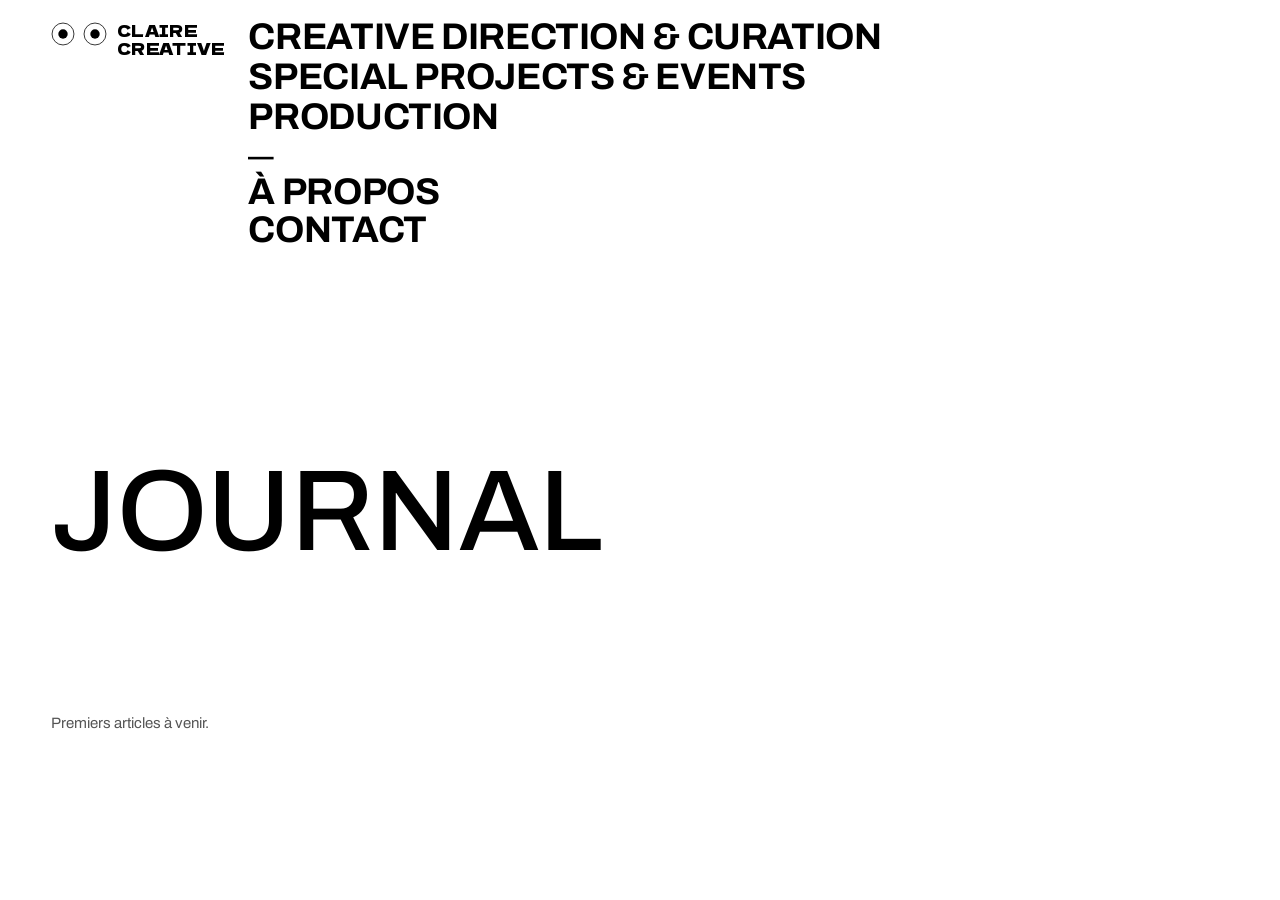
<file: blog.html>
<!DOCTYPE html>
<html lang="fr">
<head>
  <meta charset="UTF-8">
  <meta name="viewport" content="width=device-width, initial-scale=1.0">
  <title>Journal — Claire Creative, Paris</title>
  <meta name="description" content="Le journal de Claire Creative : coulisses des projets, direction artistique et production événementielle à Paris et à l'international.">
  <link rel="icon" href="assets/logo-yeux.png">
  <link rel="canonical" href="https://devkarma707.github.io/claire-creative/blog.html">

  <meta property="og:type" content="website">
  <meta property="og:site_name" content="Claire Creative">
  <meta property="og:locale" content="fr_FR">
  <meta property="og:url" content="https://devkarma707.github.io/claire-creative/blog.html">
  <meta property="og:title" content="Journal — Claire Creative, Paris">
  <meta property="og:description" content="Le journal de Claire Creative : coulisses des projets, direction artistique et production événementielle.">
  <meta property="og:image" content="https://devkarma707.github.io/claire-creative/assets/og-image.jpg">
  <meta property="og:image:width" content="1200">
  <meta property="og:image:height" content="630">
  <meta name="twitter:card" content="summary_large_image">
  <meta name="twitter:image" content="https://devkarma707.github.io/claire-creative/assets/og-image.jpg">

  <link rel="preconnect" href="https://fonts.googleapis.com">
  <link rel="preconnect" href="https://fonts.gstatic.com" crossorigin>
  <link href="https://fonts.googleapis.com/css2?family=Archivo:wght@400;500;700;800&family=Dela+Gothic+One&display=swap" rel="stylesheet">
  <link rel="stylesheet" href="css/style.css?v=20260804t">
  <style>
    .journal { padding: 4vh 4vw 12vh; max-width: 900px; }
    .journal .entry { display: block; padding: 26px 0; border-bottom: 1px solid var(--line); }
    .journal .entry h2 { font-size: clamp(22px, 3vw, 36px); font-weight: 800; text-transform: uppercase; line-height: 1.05; letter-spacing: -0.01em; }
    .journal .entry h2 { transition: transform 0.4s var(--ease); }
    .journal .entry:hover h2 { transform: translateX(18px); }
    .journal .entry .date { font-size: 11px; letter-spacing: 0.2em; text-transform: uppercase; color: var(--ink-soft); margin-top: 6px; display: block; }
    .journal .entry p { color: var(--ink-soft); margin-top: 8px; max-width: 640px; }
    .journal .empty { color: var(--ink-soft); padding: 6vh 0; }
  </style>
</head>
<body>

  <header>
    <a class="brand" href="index.html">
      <span class="eyes nav-eyes"></span>
      <span class="wordmark">Claire<br>Creative</span>
    </a>
    <nav class="main">
      <ul class="cats" id="cats-nav">
        <li data-cat="creative-direction-curation"><a href="index.html?cat=creative-direction-curation">Creative Direction &amp; Curation<span class="x">✕</span></a></li>
        <li data-cat="special-projects-events"><a href="index.html?cat=special-projects-events">Special Projects &amp; Events<span class="x">✕</span></a></li>
        <li data-cat="production"><a href="index.html?cat=production">Production<span class="x">✕</span></a></li>
      </ul>
      <ul class="secondary">
        <li><a href="about.html">À propos</a></li>
        <li><a href="about.html#contact">Contact</a></li>
      </ul>
    </nav>
  </header>

  <section class="page-hero">
    <h1>Jour<em>nal</em></h1>
  </section>

  <div class="journal" id="journal"><p class="empty">Chargement…</p></div>

  <script>
    fetch("data/blog.json?nocache=" + Date.now())
      .then((r) => r.json())
      .then((list) => {
        document.getElementById("journal").innerHTML = list.length
          ? list.map((a) => `<a class="entry" href="blog/${a.slug}.html"><h2>${a.title}</h2><span class="date">${a.date}</span><p>${a.description || ""}</p></a>`).join("")
          : '<p class="empty">Premiers articles à venir.</p>';
      })
      .catch(() => { document.getElementById("journal").innerHTML = '<p class="empty">Premiers articles à venir.</p>'; });
  </script>
  <script src="js/main.js?v=20260804b"></script>
</body>
</html>
</file>
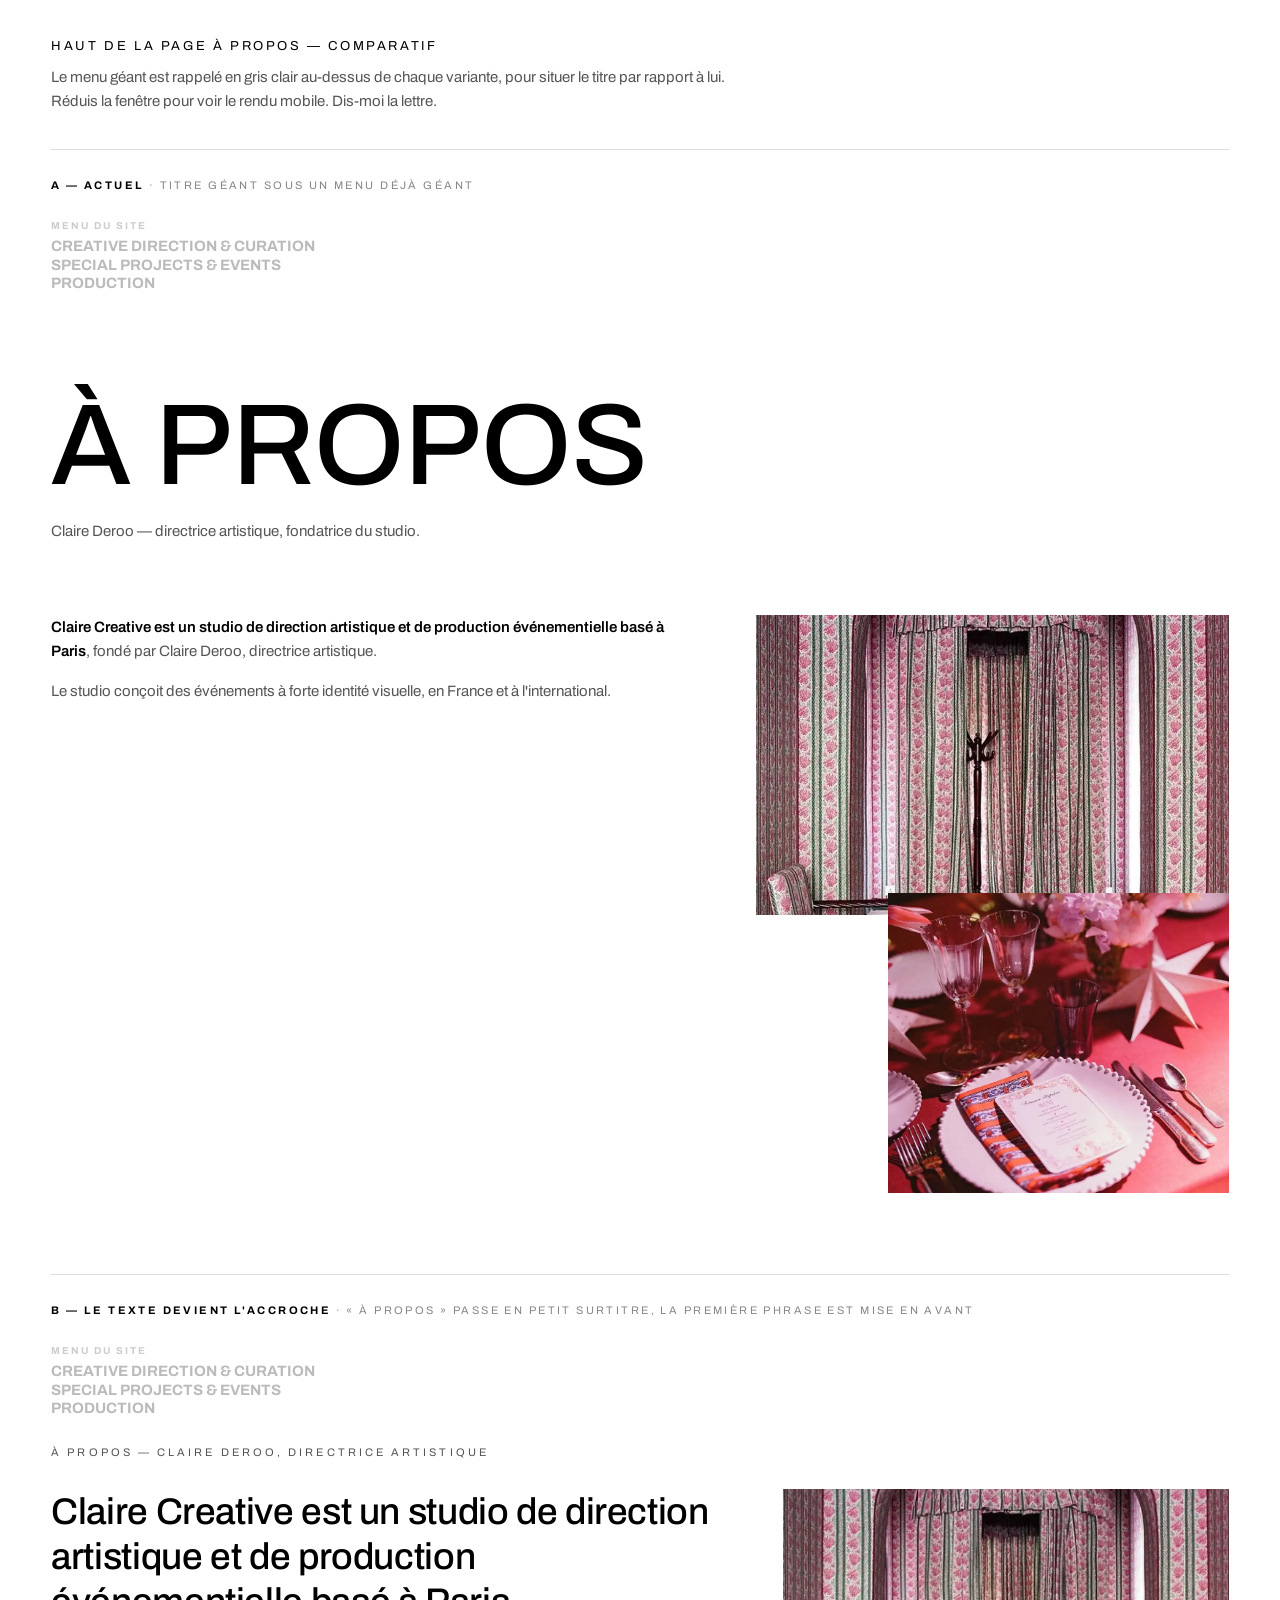
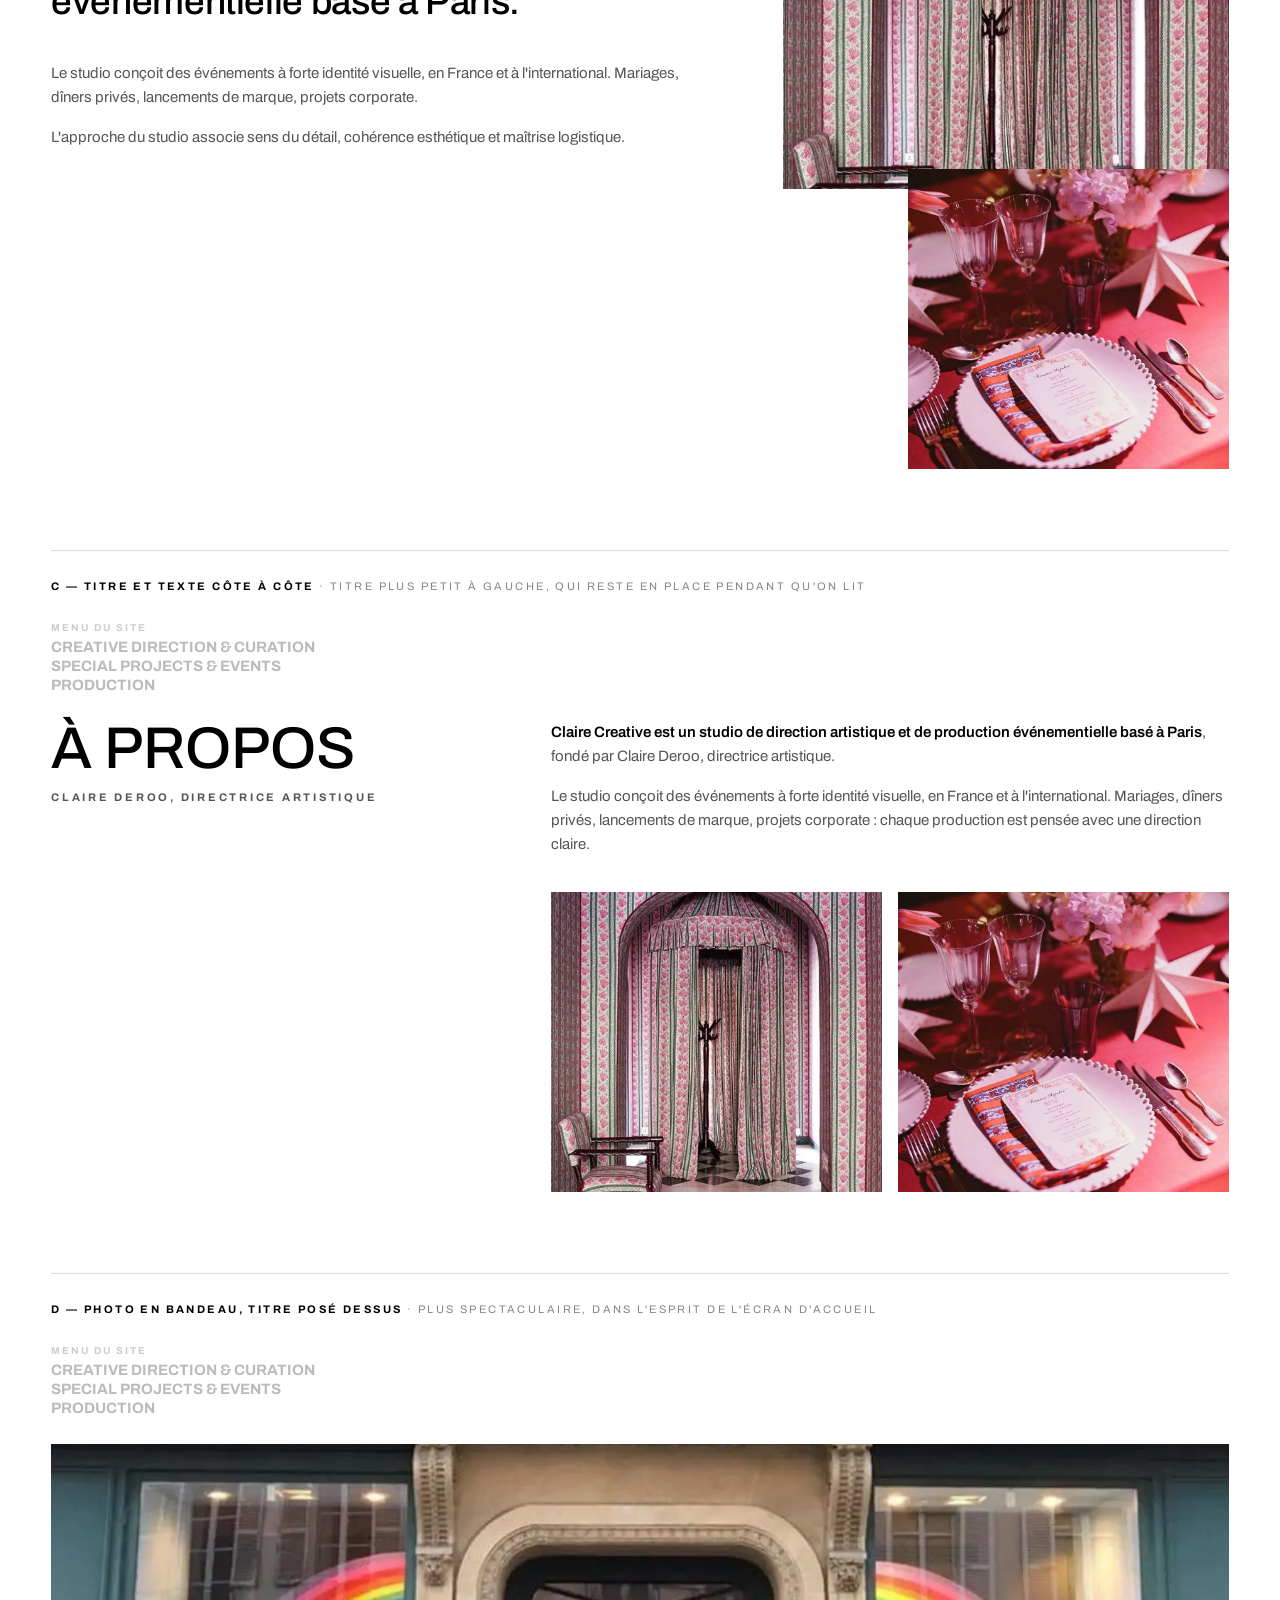
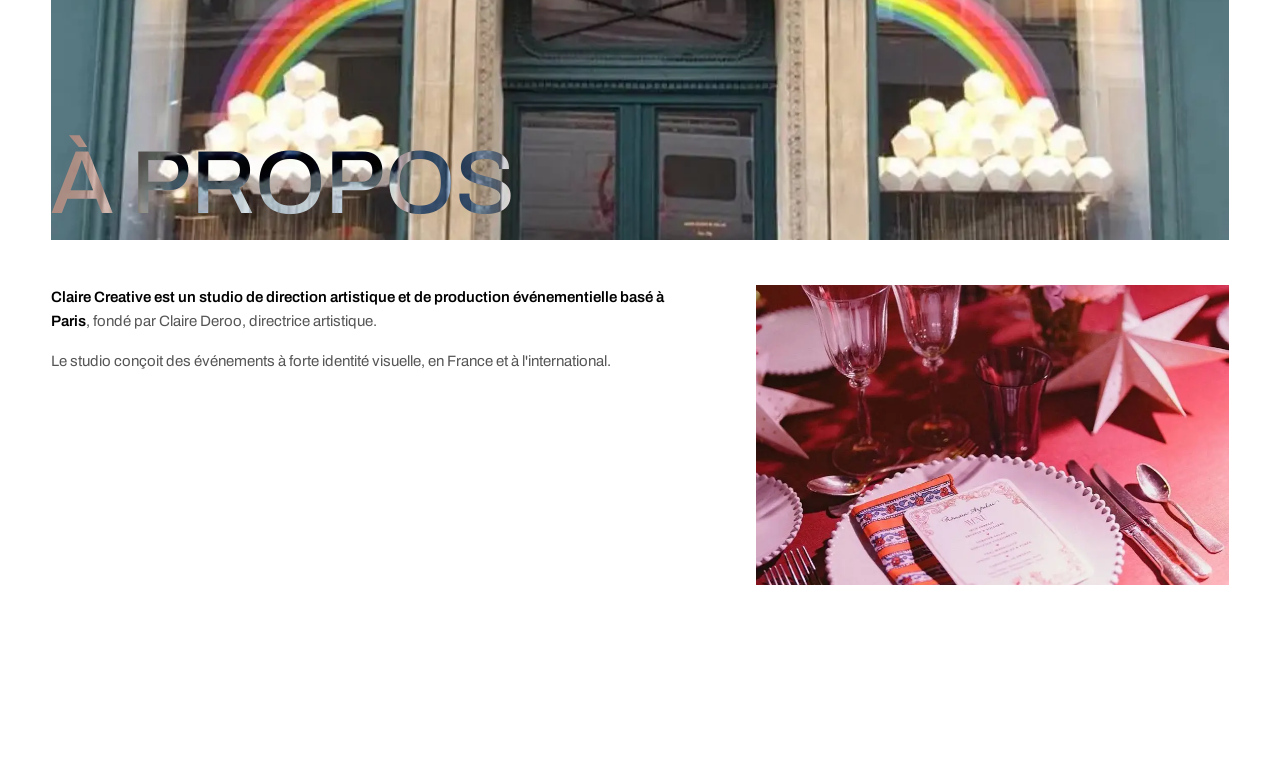
<file: demo-apropos.html>
<!DOCTYPE html>
<html lang="fr">
<head>
<meta charset="UTF-8">
<meta name="viewport" content="width=device-width, initial-scale=1.0">
<title>Comparatif — haut de la page À propos</title>
<meta name="robots" content="noindex">
<link href="https://fonts.googleapis.com/css2?family=Archivo:wght@400;500;700;800&display=swap" rel="stylesheet">
<style>
  :root { --ink:#000; --ink-soft:#555; --line:rgba(0,0,0,.15); --ease:cubic-bezier(.22,1,.36,1); }
  * { margin:0; padding:0; box-sizing:border-box; }
  body { font-family:"Archivo",Helvetica,Arial,sans-serif; background:#fff; color:#000; line-height:1.6; font-size:15px; }
  .wrap { padding:4vh 4vw 12vh; }
  .page-title { font-size:13px; letter-spacing:.2em; text-transform:uppercase; }
  .page-intro { color:#555; max-width:680px; margin:8px 0 4vh; }

  .case { border-top:1px solid #ddd; padding-top:3vh; margin-bottom:9vh; }
  .case > .tag { font-size:11px; letter-spacing:.22em; text-transform:uppercase; color:#888; margin-bottom:26px; display:block; }
  .case > .tag b { color:#000; }

  /* rappel du menu, en plus petit, pour situer le titre par rapport à lui */
  .fakenav { color:#bbb; font-weight:700; text-transform:uppercase; font-size:15px; line-height:1.25; margin-bottom:26px; }
  .fakenav em { font-style:normal; font-size:10px; letter-spacing:.2em; display:block; margin-bottom:4px; color:#ccc; }

  .txt p { margin-bottom:16px; color:var(--ink-soft); }
  .txt p strong { color:var(--ink); font-weight:600; }
  /* dans ce comparatif les photos sont bornées, sinon elles noient la comparaison
     en fenêtre étroite ; sur la vraie page elles gardent leur taille normale */
  .imgs img { width:100%; aspect-ratio:4/5; object-fit:cover; display:block; max-height:300px; }

  /* ============ A — actuel ============ */
  .a .hero { padding:8vh 0 4vh; }
  .a .hero h1 { font-size:clamp(44px,9vw,130px); line-height:.95; text-transform:uppercase; font-weight:500; }
  .a .hero .lead { margin-top:2vh; max-width:520px; color:var(--ink-soft); }
  .a .grid { display:grid; grid-template-columns:1.15fr .85fr; gap:5vw; align-items:start; margin-top:4vh; }
  .a .imgs { display:grid; gap:16px; }
  .a .imgs img:nth-child(2) { width:72%; justify-self:end; margin-top:-8%; aspect-ratio:1; }

  /* ============ B — le texte devient l'accroche ============ */
  .b .kicker { font-size:11px; letter-spacing:.28em; text-transform:uppercase; color:var(--ink-soft); margin-bottom:3vh; }
  .b .grid { display:grid; grid-template-columns:1.2fr .8fr; gap:5vw; align-items:start; }
  .b .accroche { font-size:clamp(22px,2.9vw,38px); line-height:1.22; font-weight:500; color:var(--ink); margin-bottom:4vh; letter-spacing:-.01em; }
  .b .imgs { display:grid; gap:16px; }
  .b .imgs img:nth-child(2) { width:72%; justify-self:end; margin-top:-8%; aspect-ratio:1; }

  /* ============ C — titre et texte côte à côte ============ */
  .c .grid { display:grid; grid-template-columns:.9fr 1.4fr; gap:5vw; align-items:start; }
  .c h1 { font-size:clamp(34px,4.6vw,68px); line-height:.98; text-transform:uppercase; font-weight:500; position:sticky; top:20px; }
  .c h1 span { display:block; font-size:11px; letter-spacing:.25em; font-weight:700; color:var(--ink-soft); margin-top:14px; }
  .c .imgs { display:grid; grid-template-columns:1fr 1fr; gap:16px; margin-top:4vh; }

  /* ============ D — photo en bandeau, titre posé dessus ============ */
  .d .banner { position:relative; height:44svh; min-height:280px; overflow:hidden; }
  .d .banner img { width:100%; height:100%; object-fit:cover; }
  .d .banner h1 { position:absolute; left:0; bottom:14px; font-size:clamp(38px,7vw,104px); line-height:.95;
                  text-transform:uppercase; font-weight:500; color:#fff; mix-blend-mode:difference; }
  .d .grid { display:grid; grid-template-columns:1.15fr .85fr; gap:5vw; align-items:start; margin-top:5vh; }
  .d .imgs img { aspect-ratio:1; }

  @media (max-width:860px){
    .a .grid, .b .grid, .c .grid, .d .grid { grid-template-columns:1fr; gap:4vh; }
    .c h1 { position:static; }
    .a .imgs img:nth-child(2), .b .imgs img:nth-child(2) { width:100%; margin-top:0; }
  }
</style>
</head>
<body>
<div class="wrap">

<p class="page-title">Haut de la page À propos — comparatif</p>
<p class="page-intro">Le menu géant est rappelé en gris clair au-dessus de chaque variante, pour situer le titre par rapport à lui. Réduis la fenêtre pour voir le rendu mobile. Dis-moi la lettre.</p>

<!-- A -->
<div class="case a">
  <span class="tag"><b>A — Actuel</b> · titre géant sous un menu déjà géant</span>
  <div class="fakenav"><em>Menu du site</em>Creative Direction &amp; Curation<br>Special Projects &amp; Events<br>Production</div>
  <div class="hero">
    <h1>À propos</h1>
    <p class="lead">Claire Deroo — directrice artistique, fondatrice du studio.</p>
  </div>
  <div class="grid">
    <div class="txt">
      <p><strong>Claire Creative est un studio de direction artistique et de production événementielle basé à Paris</strong>, fondé par Claire Deroo, directrice artistique.</p>
      <p>Le studio conçoit des événements à forte identité visuelle, en France et à l'international.</p>
    </div>
    <div class="imgs">
      <img src="assets/img/interiors/interiors-02.webp" alt="">
      <img src="assets/img/weddings/weddings-10.webp" alt="">
    </div>
  </div>
</div>

<!-- B -->
<div class="case b">
  <span class="tag"><b>B — Le texte devient l'accroche</b> · « À propos » passe en petit surtitre, la première phrase est mise en avant</span>
  <div class="fakenav"><em>Menu du site</em>Creative Direction &amp; Curation<br>Special Projects &amp; Events<br>Production</div>
  <p class="kicker">À propos — Claire Deroo, directrice artistique</p>
  <div class="grid">
    <div>
      <p class="accroche">Claire Creative est un studio de direction artistique et de production événementielle basé à Paris.</p>
      <div class="txt">
        <p>Le studio conçoit des événements à forte identité visuelle, en France et à l'international. Mariages, dîners privés, lancements de marque, projets corporate.</p>
        <p>L'approche du studio associe sens du détail, cohérence esthétique et maîtrise logistique.</p>
      </div>
    </div>
    <div class="imgs">
      <img src="assets/img/interiors/interiors-02.webp" alt="">
      <img src="assets/img/weddings/weddings-10.webp" alt="">
    </div>
  </div>
</div>

<!-- C -->
<div class="case c">
  <span class="tag"><b>C — Titre et texte côte à côte</b> · titre plus petit à gauche, qui reste en place pendant qu'on lit</span>
  <div class="fakenav"><em>Menu du site</em>Creative Direction &amp; Curation<br>Special Projects &amp; Events<br>Production</div>
  <div class="grid">
    <h1>À propos<span>Claire Deroo, directrice artistique</span></h1>
    <div>
      <div class="txt">
        <p><strong>Claire Creative est un studio de direction artistique et de production événementielle basé à Paris</strong>, fondé par Claire Deroo, directrice artistique.</p>
        <p>Le studio conçoit des événements à forte identité visuelle, en France et à l'international. Mariages, dîners privés, lancements de marque, projets corporate : chaque production est pensée avec une direction claire.</p>
      </div>
      <div class="imgs">
        <img src="assets/img/interiors/interiors-02.webp" alt="">
        <img src="assets/img/weddings/weddings-10.webp" alt="">
      </div>
    </div>
  </div>
</div>

<!-- D -->
<div class="case d">
  <span class="tag"><b>D — Photo en bandeau, titre posé dessus</b> · plus spectaculaire, dans l'esprit de l'écran d'accueil</span>
  <div class="fakenav"><em>Menu du site</em>Creative Direction &amp; Curation<br>Special Projects &amp; Events<br>Production</div>
  <div class="banner">
    <img src="assets/img/covers/covers-02.webp" alt="">
    <h1>À propos</h1>
  </div>
  <div class="grid">
    <div class="txt">
      <p><strong>Claire Creative est un studio de direction artistique et de production événementielle basé à Paris</strong>, fondé par Claire Deroo, directrice artistique.</p>
      <p>Le studio conçoit des événements à forte identité visuelle, en France et à l'international.</p>
    </div>
    <div class="imgs">
      <img src="assets/img/weddings/weddings-10.webp" alt="">
    </div>
  </div>
</div>

</div>
</body>
</html>
</file>
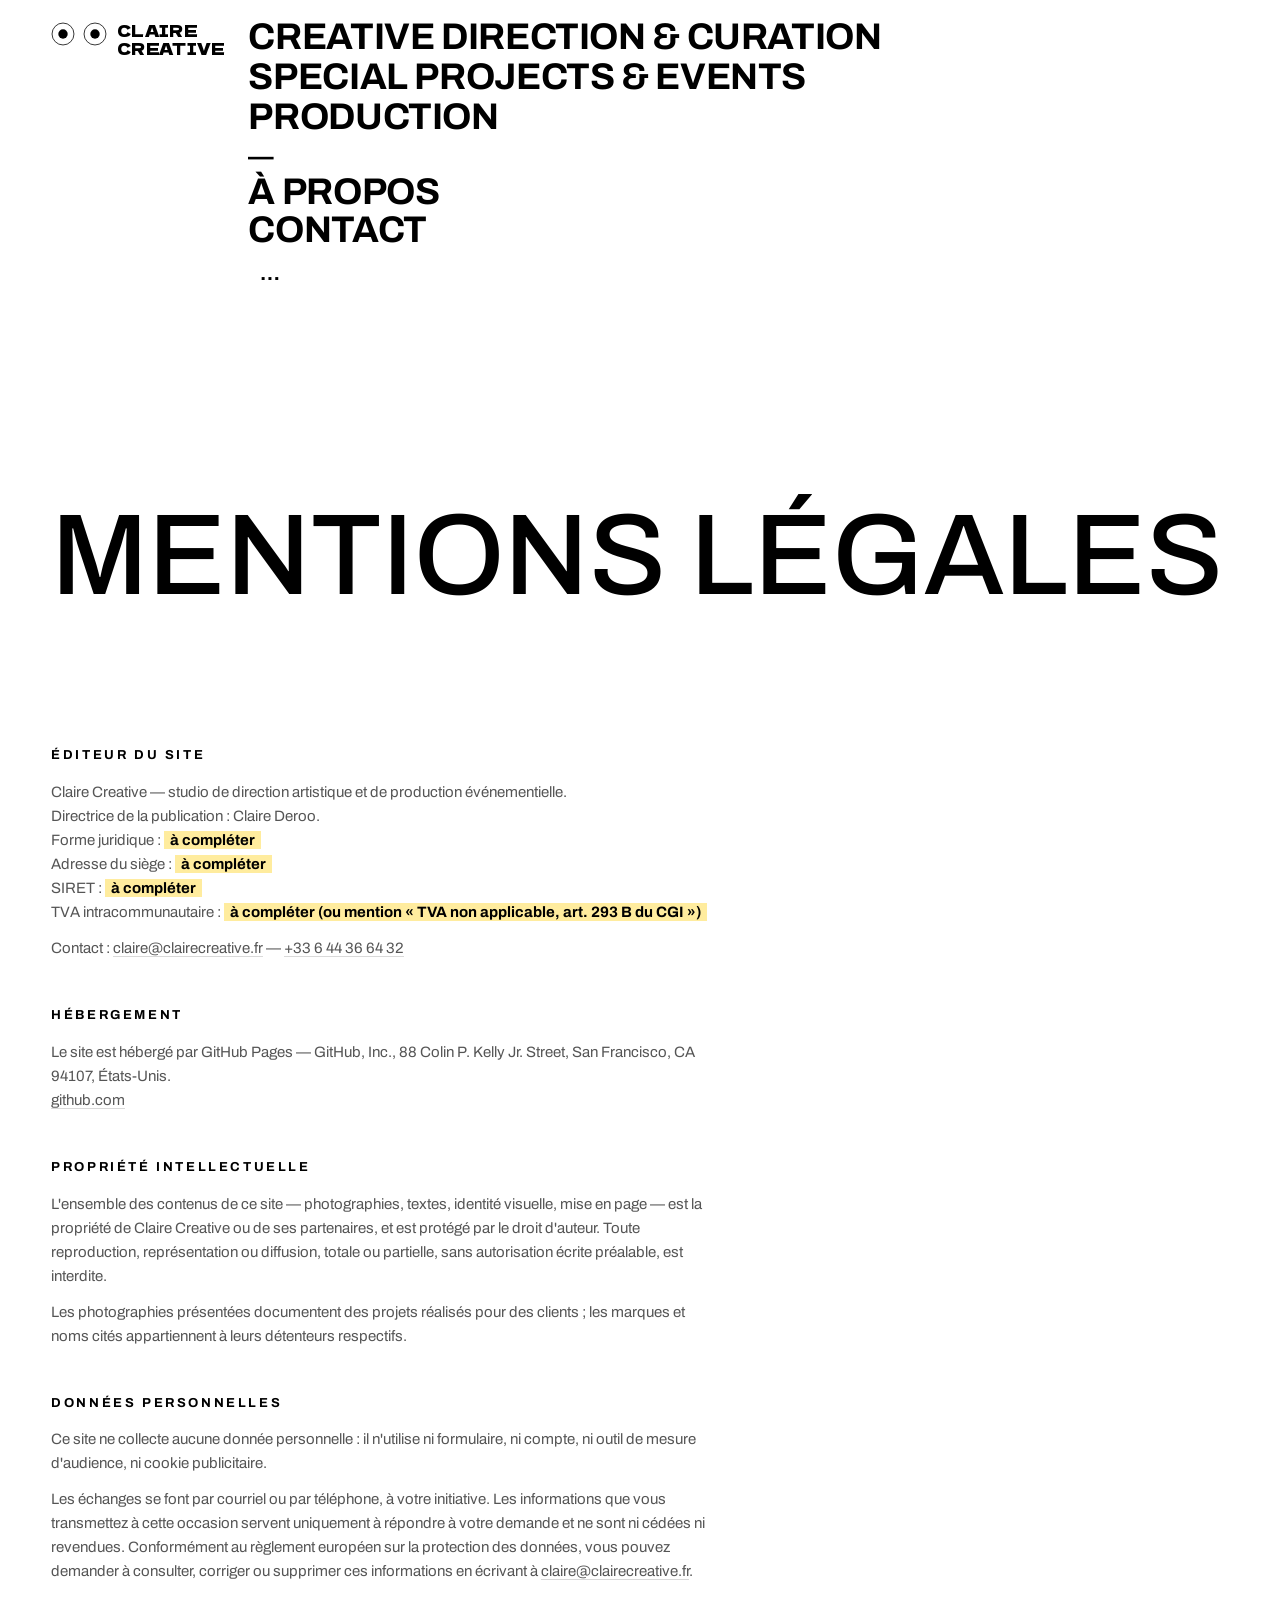
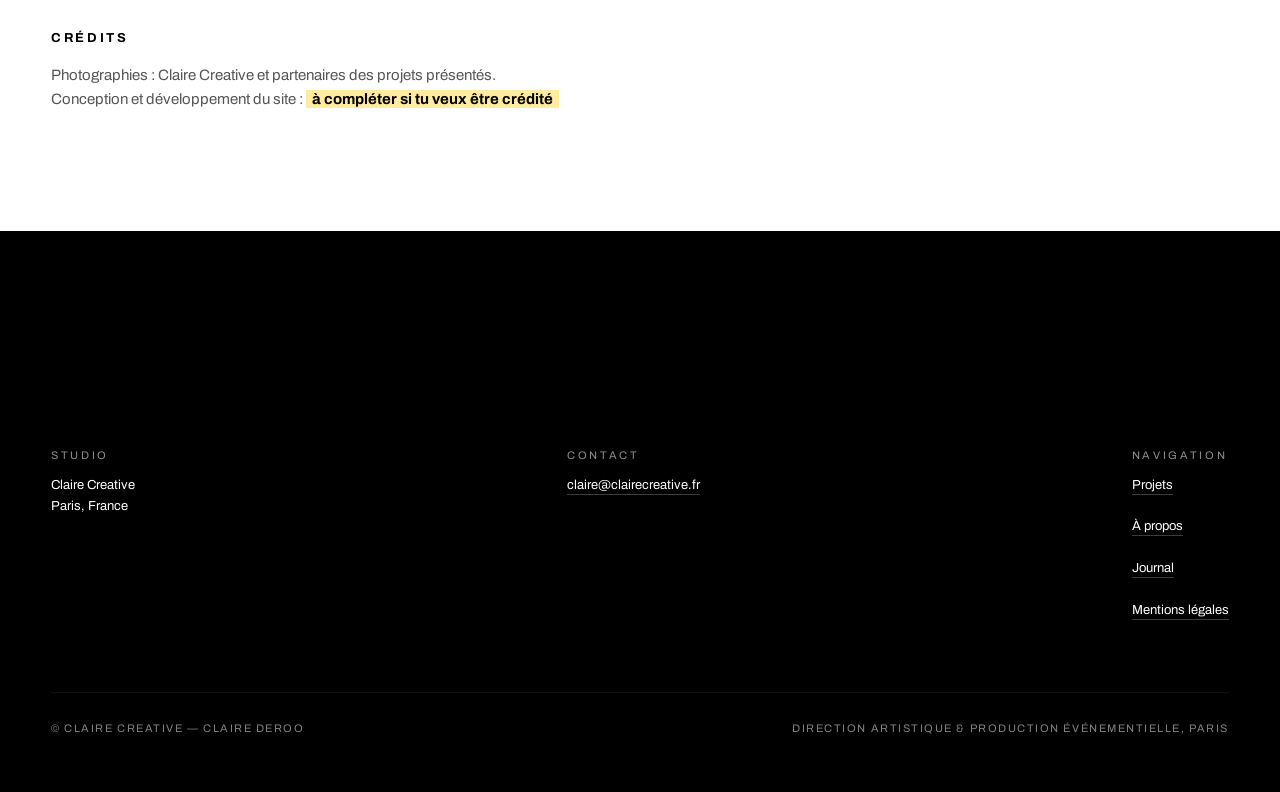
<file: mentions-legales.html>
<!DOCTYPE html>
<html lang="fr">
<head>
  <meta charset="UTF-8">
  <meta name="viewport" content="width=device-width, initial-scale=1.0">
  <title>Mentions légales — Claire Creative</title>
  <meta name="description" content="Mentions légales du site Claire Creative, studio de direction artistique et de production événementielle, Paris.">
  <link rel="icon" href="assets/logo-yeux.png">
  <link rel="canonical" href="https://devkarma707.github.io/claire-creative/mentions-legales.html">
  <link rel="preconnect" href="https://fonts.googleapis.com">
  <link rel="preconnect" href="https://fonts.gstatic.com" crossorigin>
  <link href="https://fonts.googleapis.com/css2?family=Archivo:wght@400;500;700;800&family=Dela+Gothic+One&display=swap" rel="stylesheet">
  <link rel="stylesheet" href="css/style.css?v=20260804t">
  <style>
    .legal-page { max-width: 760px; padding: 4vh 4vw 12vh; }
    .legal-page h2 { font-size: 13px; letter-spacing: 0.2em; text-transform: uppercase; font-weight: 700; margin: 5vh 0 14px; }
    .legal-page p, .legal-page li { color: var(--ink-soft); margin-bottom: 12px; }
    .legal-page ul { padding-left: 18px; }
    .legal-page a { border-bottom: 1px solid var(--line); }
    .legal-page .todo { background: #ffec9e; color: #000; padding: 1px 6px; font-weight: 700; }
  </style>
</head>
<body>

  <header>
    <a class="brand" href="index.html">
      <span class="eyes nav-eyes"></span>
      <span class="wordmark">Claire<br>Creative</span>
    </a>
    <nav class="main">
      <ul class="cats" id="cats-nav">
        <li data-cat="creative-direction-curation"><a href="index.html?cat=creative-direction-curation">Creative Direction &amp; Curation<span class="x">✕</span></a></li>
        <li data-cat="special-projects-events"><a href="index.html?cat=special-projects-events">Special Projects &amp; Events<span class="x">✕</span></a></li>
        <li data-cat="production"><a href="index.html?cat=production">Production<span class="x">✕</span></a></li>
      </ul>
      <ul class="secondary">
        <li><a href="about.html">À propos</a></li>
        <li><a href="about.html#contact">Contact</a></li>
      </ul>
      <button class="nav-dots" aria-label="Afficher ou masquer À propos, Clients et Contact">…</button>
    </nav>
  </header>

  <section class="page-hero">
    <h1>Mentions <em>légales</em></h1>
  </section>

  <div class="legal-page">
    <h2>Éditeur du site</h2>
    <p>
      Claire Creative — studio de direction artistique et de production événementielle.<br>
      Directrice de la publication : Claire Deroo.<br>
      Forme juridique : <span class="todo">à compléter</span><br>
      Adresse du siège : <span class="todo">à compléter</span><br>
      SIRET : <span class="todo">à compléter</span><br>
      TVA intracommunautaire : <span class="todo">à compléter (ou mention « TVA non applicable, art. 293 B du CGI »)</span>
    </p>
    <p>
      Contact : <a href="mailto:claire@clairecreative.fr">claire@clairecreative.fr</a> — <a href="tel:+33644366432">+33 6 44 36 64 32</a>
    </p>

    <h2>Hébergement</h2>
    <p>
      Le site est hébergé par GitHub Pages — GitHub, Inc., 88 Colin P. Kelly Jr. Street, San Francisco, CA 94107, États-Unis.<br>
      <a href="https://github.com" target="_blank" rel="noopener">github.com</a>
    </p>

    <h2>Propriété intellectuelle</h2>
    <p>
      L'ensemble des contenus de ce site — photographies, textes, identité visuelle, mise en page — est la propriété de Claire Creative
      ou de ses partenaires, et est protégé par le droit d'auteur. Toute reproduction, représentation ou diffusion, totale ou partielle,
      sans autorisation écrite préalable, est interdite.
    </p>
    <p>
      Les photographies présentées documentent des projets réalisés pour des clients ; les marques et noms cités appartiennent à leurs
      détenteurs respectifs.
    </p>

    <h2>Données personnelles</h2>
    <p>
      Ce site ne collecte aucune donnée personnelle : il n'utilise ni formulaire, ni compte, ni outil de mesure d'audience,
      ni cookie publicitaire.
    </p>
    <p>
      Les échanges se font par courriel ou par téléphone, à votre initiative. Les informations que vous transmettez à cette occasion
      servent uniquement à répondre à votre demande et ne sont ni cédées ni revendues. Conformément au règlement européen sur la
      protection des données, vous pouvez demander à consulter, corriger ou supprimer ces informations en écrivant à
      <a href="mailto:claire@clairecreative.fr">claire@clairecreative.fr</a>.
    </p>

    <h2>Crédits</h2>
    <p>
      Photographies : Claire Creative et partenaires des projets présentés.<br>
      Conception et développement du site : <span class="todo">à compléter si tu veux être crédité</span>
    </p>
  </div>

  <footer class="contact">
    <div class="grid">
      <div class="col"><p>Studio</p>Claire Creative<br>Paris, France</div>
      <div class="col"><p>Contact</p><a href="mailto:claire@clairecreative.fr">claire@clairecreative.fr</a></div>
      <div class="col"><p>Navigation</p><a href="index.html">Projets</a><br><br><a href="about.html">À propos</a><br><br><a href="blog.html">Journal</a><br><br><a href="mentions-legales.html">Mentions légales</a></div>
    </div>
    <div class="legal">
      <span>© Claire Creative — Claire Deroo</span>
      <span>Direction artistique &amp; production événementielle, Paris</span>
    </div>
  </footer>

  <script src="js/main.js?v=20260804b"></script>
</body>
</html>
</file>
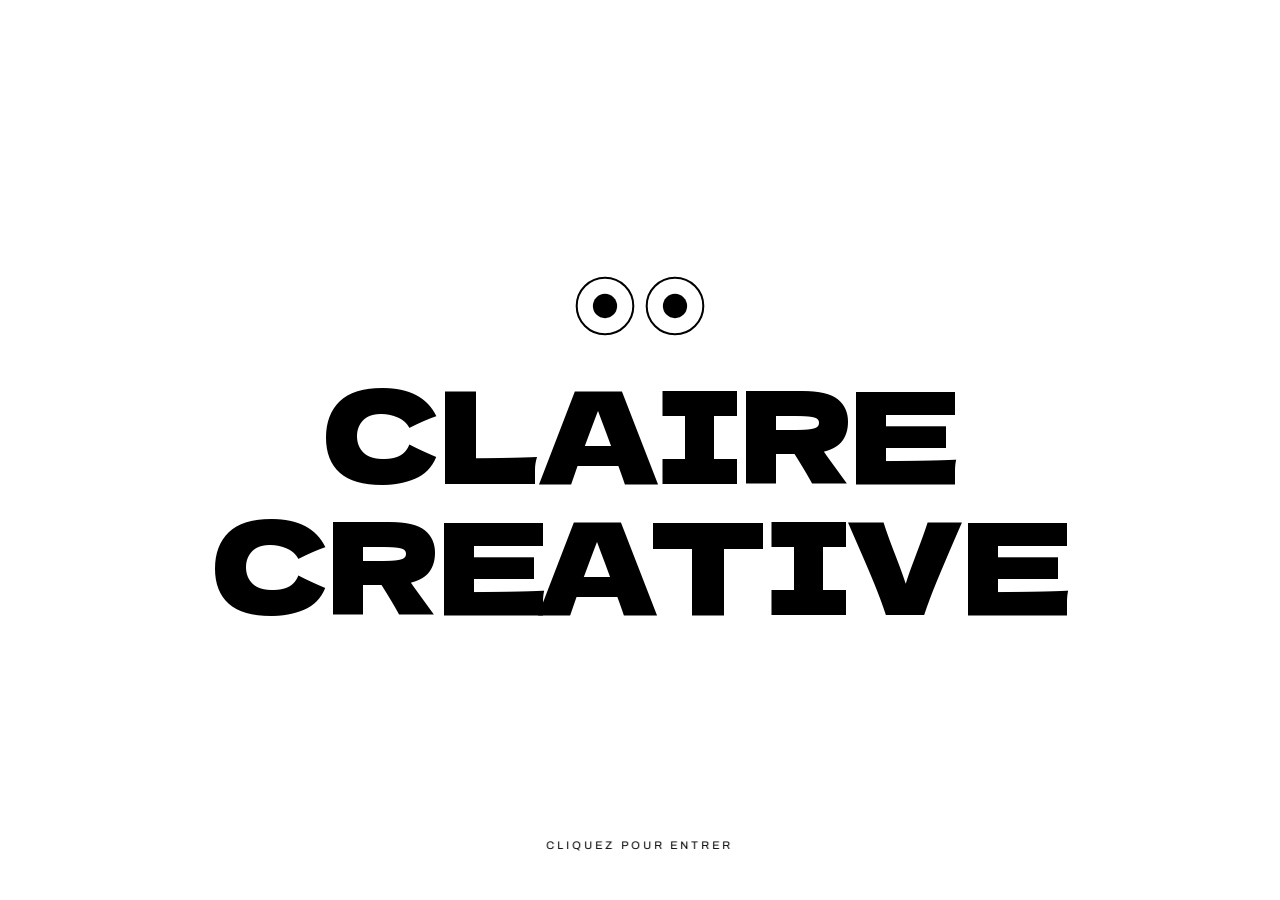
<file: portfolio.html>
<!DOCTYPE html>
<html lang="fr">
<head>
  <meta charset="UTF-8">
  <title>Claire Creative</title>
  <script>
    // Le portfolio est désormais la page d'accueil (on conserve le filtre ?cat=…)
    location.replace("index.html" + location.search);
  </script>
  <meta http-equiv="refresh" content="0;url=index.html">
</head>
<body></body>
</html>
</file>
<file: css/style.css>
/* ============ CLAIRE CREATIVE — studio ============ */
:root {
  --cream: #ffffff;
  --cream-2: #f4f4f4;
  --ink: #000000;
  --ink-soft: #555555;
  --red: #000000;
  --line: rgba(0, 0, 0, 0.15);
  --sans: "Archivo", "Helvetica Neue", Helvetica, Arial, sans-serif;
  --serif: var(--sans); /* monochrome sans-serif partout */
  --ease: cubic-bezier(0.22, 1, 0.36, 1);
}

* { margin: 0; padding: 0; box-sizing: border-box; }
/* l'attribut hidden doit toujours gagner : sinon un display: en classe le neutralise
   (c'est ce qui laissait le ✕ du chip client visible en permanence dans le menu) */
[hidden] { display: none !important; }
html { scroll-behavior: smooth; }
body {
  background: var(--cream);
  color: var(--ink);
  font-family: var(--sans);
  font-size: 15px;
  line-height: 1.6;
  -webkit-font-smoothing: antialiased;
  overflow-x: hidden;
}
::selection { background: var(--ink); color: var(--cream); }
/* lu par Google et les lecteurs d'écran, invisible à l'œil */
.sr-only {
  position: absolute; width: 1px; height: 1px; padding: 0; margin: -1px;
  overflow: hidden; clip: rect(0, 0, 0, 0); white-space: nowrap; border: 0;
}
a { color: inherit; text-decoration: none; }
img { display: block; max-width: 100%; }

/* ---------- preloader ---------- */
#loader {
  position: fixed; inset: 0; z-index: 9999;
  background: var(--cream);
  display: flex; flex-direction: column; align-items: center; justify-content: center; gap: 24px;
  transition: opacity 0.6s var(--ease), visibility 0.6s;
}
#loader.done { opacity: 0; visibility: hidden; pointer-events: none; }
#loader .eyes { width: 110px; }
#loader p {
  font-size: 12px; color: var(--ink);
  letter-spacing: 0.25em; text-transform: uppercase;
}
/* monochrome : plus d'italiques d'accent */
h1 em, h2 em, .section-head h2 em, .page-hero h1 em { font-style: normal; }

/* ---------- eyes (SVG) ---------- */
.eyes { display: inline-flex; gap: 8px; }
.eyes .eye { width: 46px; height: 46px; }
.eyes .eyeball { fill: #fdfdfb; stroke: rgba(25,22,17,0.18); stroke-width: 1.5; }
.eyes .pupil { fill: var(--ink); transition: transform 0.08s linear; }
.eyes.blink .pupil { animation: blink 0.28s ease both; }
@keyframes blink {
  0%, 100% { transform: scaleY(1); }
  50% { transform: scaleY(0.06); }
}
.nav-eyes { display: flex; align-items: center; }
.nav-eyes .eye { width: 24px; height: 24px; }

/* ---------- header — menu façon villaeugenie : mots géants, blend difference ---------- */
header {
  position: sticky; top: 0; z-index: 900;
  display: grid;
  /* assez large pour les yeux + le nom dans sa typo de marque, qui est plus
     encombrante que l'ancienne : trop étroit, le nom passait sous le menu */
  grid-template-columns: clamp(165px, 14vw, 210px) 1fr;
  gap: 0 18px;
  align-items: start;
  padding: 18px 4vw 10px;
  color: #fff;
  mix-blend-mode: difference;
  pointer-events: none;
}
header a, header button { pointer-events: auto; color: #fff; }
header { transition: opacity 0.35s ease, transform 0.35s ease; }
header.nav-hidden { opacity: 0; transform: translateY(-12px); }
header.nav-hidden a, header.nav-hidden button { pointer-events: none; }
.brand { display: flex; align-items: flex-start; gap: 10px; margin-top: 4px; }
.brand-text { display: block; }
/* le nom du studio dans sa typo de marque — la même que sur l'écran d'accueil
   et que sur le site d'origine de Claire */
.brand .wordmark {
  display: block;
  font-family: "Dela Gothic One", var(--sans);
  font-weight: 400; font-size: clamp(13px, 1.2vw, 20px);
  letter-spacing: 0.02em; line-height: 1.15;
  text-transform: uppercase; white-space: nowrap;
}
.brand .tagline {
  display: block; margin-top: 3px;
  font-weight: 400; font-size: 9.5px; letter-spacing: 0.12em; line-height: 1.45;
  text-transform: uppercase; opacity: 0.85;
}
/* yeux en blanc (le blend difference les rend noirs sur fond blanc) */
header .eyes .eyeball { fill: transparent; stroke: #fff; }
header .eyes .pupil { fill: #fff; }
nav.main { display: block; }
nav.main ul { list-style: none; }
nav.main li { display: block; }
nav.main a {
  display: inline-block;
  font-size: clamp(24px, 2.9vw, 50px);
  font-weight: 700; line-height: 1.02;
  text-transform: uppercase; letter-spacing: -0.01em;
  cursor: pointer;
}
/* boutons du menu (Clients, chip client actif) : même style que les mots */
nav.main button {
  display: inline-block;
  background: none; border: 0; color: #fff; padding: 0;
  font-family: var(--sans);
  font-size: clamp(24px, 2.9vw, 50px);
  font-weight: 700; line-height: 1.02;
  text-transform: uppercase; letter-spacing: -0.01em;
  cursor: pointer; text-align: left;
}
nav.main button { transition: transform 0.4s var(--ease); }
nav.main button:hover { transform: translateX(18px); }
/* bouton … : révèle À propos / Clients / Contact (précédés d'un tiret, comme la référence) */
.nav-dots {
  pointer-events: auto;
  display: block; margin-top: 10px;
  background: rgba(255,255,255,0.16); border-radius: 6px;
  /* même taille que le ✕ des catégories, pour que les deux repères se répondent */
  font-size: clamp(14px, 1.6vw, 27px) !important; line-height: 1 !important;
  padding: 4px 12px 9px !important; cursor: pointer;
}
.nav-dots:hover { animation: none; opacity: 0.7; }
/* secondaire visible par défaut (comme la référence) ; le bouton … replie tout le menu */
nav.main .secondary { display: block; margin-top: 4px; }
nav.main .secondary::before { content: "—"; display: block; font-weight: 700; font-size: clamp(20px, 2vw, 32px); line-height: 1.3; }
/* le « … » ne replie que À propos / Clients / Contact ; les catégories restent */
nav.main.nav-collapsed .secondary { display: none; }
/* chip client actif : remplace les mentions */
.client-chip .x { font-size: 0.55em; vertical-align: 0.28em; margin-left: 0.3em; }
nav.main.client-mode .cats, nav.main.client-mode .nav-dots, nav.main.client-mode .secondary { display: none; }

/* ---------- overlay clients (liste plein écran alignée à droite, façon référence) ---------- */
#clients-overlay {
  position: fixed; inset: 0; z-index: 950;
  overflow-y: auto; overscroll-behavior: contain;
  padding: 90px 4vw 10vh;
  text-align: right;
  background: rgba(255, 255, 255, 0.55);
  backdrop-filter: blur(6px);
  -webkit-backdrop-filter: blur(6px);
  opacity: 0; visibility: hidden;
  transition: opacity 0.3s ease, visibility 0.3s;
}
#clients-overlay.open { opacity: 1; visibility: visible; }
#clients-overlay ul { list-style: none; }
#clients-overlay li { display: block; }
#clients-overlay a, #clients-overlay .off {
  display: inline-block;
  font-size: clamp(22px, 2.9vw, 46px);
  font-weight: 700; line-height: 1.15;
  text-transform: uppercase; letter-spacing: -0.01em;
  color: var(--ink);
}
/* survol : le mot glisse vers la droite (remplace l'ancien clignotement) */
#clients-overlay a, nav.main a { transition: transform 0.4s var(--ease); }
#clients-overlay a:hover, nav.main a:hover { transform: translateX(18px); }
#clients-overlay .off { color: rgba(0, 0, 0, 0.22); cursor: default; }
#clients-overlay .off:hover { transform: none; }
nav.main a .x {
  display: none;
  font-size: clamp(14px, 1.6vw, 27px); vertical-align: 0.18em; margin-left: 0.3em;
}
/* catégorie active : les autres disparaissent, un ✕ apparaît (comme la référence) */
nav.main .cats.has-category li:not(.is-active) { display: none; }
nav.main .cats.has-category .is-active a .x { display: inline; }

/* ---------- hero ---------- */
.hero {
  min-height: 78svh;
  display: flex; flex-direction: column; justify-content: center;
  padding: 6vh 4vw 40px;
  position: relative;
}
.hero .kicker {
  font-size: 12px; letter-spacing: 0.3em; text-transform: uppercase; color: var(--ink-soft);
  margin-bottom: 3vh;
}
.hero h1 {
  font-family: var(--serif);
  font-weight: 500;
  font-size: clamp(52px, 11.5vw, 176px);
  line-height: 0.92;
  letter-spacing: -0.01em;
  text-transform: uppercase;
}
.hero h1 .line { display: block; overflow: hidden; }
.hero h1 .line > span { display: inline-block; transform: translateY(110%); animation: rise 1.1s var(--ease) forwards; }
.hero h1 .line:nth-child(2) > span { animation-delay: 0.12s; }
.hero h1 em { font-style: normal; }
@keyframes rise { to { transform: translateY(0); } }
.hero .sub {
  margin-top: 5vh;
  display: flex; align-items: flex-end; justify-content: space-between; gap: 40px; flex-wrap: wrap;
}
.hero .sub p { max-width: 420px; font-size: 16px; color: var(--ink-soft); }
.hero .scroll-cue {
  font-size: 11px; letter-spacing: 0.28em; text-transform: uppercase; color: var(--ink-soft);
  display: inline-flex; align-items: center; gap: 10px;
}
.hero .scroll-cue::after { content: "↓"; font-size: 14px; animation: bob 1.6s ease-in-out infinite; }
@keyframes bob { 50% { transform: translateY(5px); } }

/* ---------- marquee ---------- */
.marquee {
  border-top: 1px solid var(--ink); border-bottom: 1px solid var(--ink);
  overflow: hidden; white-space: nowrap;
  padding: 14px 0;
  background: var(--cream);
}
.marquee .track { display: inline-block; animation: scroll 28s linear infinite; }
.marquee span {
  font-family: var(--serif); font-size: 20px; letter-spacing: 0.14em; text-transform: uppercase;
  padding: 0 28px;
}
.marquee span i { font-style: italic; color: var(--red); }
@keyframes scroll { to { transform: translateX(-50%); } }

/* ---------- sections ---------- */
section { padding: 12vh 4vw; }
.section-head {
  display: flex; align-items: baseline; justify-content: space-between; gap: 24px;
  margin-bottom: 7vh; flex-wrap: wrap;
}
.section-head h2 {
  font-family: var(--serif); font-weight: 500;
  font-size: clamp(34px, 5vw, 64px); line-height: 1; text-transform: uppercase;
}
.section-head h2 em { font-style: normal; }
.section-head .idx {
  font-size: 12px; letter-spacing: 0.25em; color: var(--ink-soft);
}

/* reveal on scroll */
.reveal { opacity: 0; transform: translateY(42px); transition: opacity 0.9s var(--ease), transform 0.9s var(--ease); }
.reveal.in { opacity: 1; transform: none; }

/* ---------- film strip (home) ---------- */
.strip-wrap { padding: 0; }
.strip {
  display: flex; gap: 18px; padding: 0 4vw;
  overflow-x: auto; scrollbar-width: none;
}
.strip::-webkit-scrollbar { display: none; }
.strip figure {
  flex: 0 0 auto; width: min(340px, 68vw);
  aspect-ratio: 3/4; overflow: hidden;
}
.strip figure:nth-child(even) { margin-top: 44px; }
.strip img {
  width: 100%; height: 100%; object-fit: cover;
  transition: transform 0.8s var(--ease);
}
.strip figure:hover img { transform: scale(1.05); }
.strip-note {
  padding: 3vh 4vw 0; font-size: 12px; letter-spacing: 0.2em; text-transform: uppercase; color: var(--ink-soft);
}

/* ---------- services ---------- */
.services { border-top: 1px solid var(--line); }
.service {
  display: grid; grid-template-columns: 80px 1fr 1.1fr; gap: 24px; align-items: baseline;
  padding: 4.5vh 0; border-bottom: 1px solid var(--line);
}
.service .num { font-family: var(--serif); font-style: italic; font-size: 18px; color: var(--red); }
.service h3 {
  font-family: var(--serif); font-weight: 500; font-size: clamp(24px, 3vw, 40px);
  text-transform: uppercase; line-height: 1.05;
  transition: transform 0.5s var(--ease), color 0.3s;
}
.service:hover h3 { transform: translateX(12px); color: var(--red); }
.service p { color: var(--ink-soft); max-width: 480px; }

/* ---------- portfolio teaser (home) ---------- */
/* catégories empilées à gauche, une par ligne : plus de colonnes bancales
   quand un intitulé est plus court que les autres */
.cats { display: block; }
.cats li + li { margin-top: 2px; }
.cat-card { position: relative; aspect-ratio: 4/5; overflow: hidden; }
.cat-card img { width: 100%; height: 100%; object-fit: cover; transition: transform 0.9s var(--ease), filter 0.5s; }
.cat-card:hover img { transform: scale(1.06); }
.cat-card .veil {
  position: absolute; inset: 0; background: linear-gradient(to top, rgba(20,16,10,0.55), transparent 55%);
}
.cat-card figcaption {
  position: absolute; left: 18px; bottom: 16px; right: 18px;
  color: var(--cream);
  font-family: var(--serif); font-size: 22px; text-transform: uppercase; letter-spacing: 0.06em;
  display: flex; justify-content: space-between; align-items: baseline;
}
.cat-card figcaption small { font-family: var(--sans); font-size: 11px; letter-spacing: 0.2em; opacity: 0.8; }

/* ---------- clients ---------- */
.clients-list { border-top: 1px solid var(--line); }
.client-row {
  display: flex; justify-content: space-between; align-items: baseline;
  padding: 3vh 0; border-bottom: 1px solid var(--line);
  font-family: var(--serif); font-size: clamp(24px, 3.4vw, 46px);
  text-transform: uppercase; font-weight: 500;
  transition: padding-left 0.5s var(--ease), color 0.3s;
  cursor: default;
}
.client-row:hover { padding-left: 18px; color: var(--red); }
.client-row small {
  font-family: var(--sans); font-size: 11px; letter-spacing: 0.24em; color: var(--ink-soft);
  text-transform: uppercase;
}

/* ---------- big contact / footer ---------- */
.contact {
  background: var(--ink); color: var(--cream);
  padding: 14vh 4vw 6vh;
}
.contact .cta-label { font-size: 12px; letter-spacing: 0.3em; text-transform: uppercase; opacity: 0.6; margin-bottom: 3vh; }
.contact a.mail {
  font-family: var(--serif); font-weight: 500;
  font-size: clamp(26px, 5.4vw, 84px);
  text-transform: uppercase; line-height: 1.05;
  display: inline-block; position: relative;
}
.contact a.mail::after {
  content: ""; position: absolute; left: 0; bottom: -6px; height: 2px; width: 100%;
  background: var(--red); transform: scaleX(0); transform-origin: right; transition: transform 0.5s var(--ease);
}
.contact a.mail:hover::after { transform: scaleX(1); transform-origin: left; }
.contact .grid {
  margin-top: 10vh;
  display: flex; justify-content: space-between; gap: 30px; flex-wrap: wrap;
  font-size: 13px;
}
.contact .grid .col p { opacity: 0.55; font-size: 11px; letter-spacing: 0.24em; text-transform: uppercase; margin-bottom: 10px; }
.contact .grid a { border-bottom: 1px solid rgba(243,239,230,0.25); padding-bottom: 2px; transition: border-color 0.3s; }
.contact .grid a:hover { border-color: var(--cream); }
.contact .legal {
  margin-top: 8vh; padding-top: 3vh; border-top: 1px solid rgba(243,239,230,0.14);
  display: flex; justify-content: space-between; flex-wrap: wrap; gap: 12px;
  font-size: 11px; letter-spacing: 0.14em; opacity: 0.5; text-transform: uppercase;
}

/* ---------- page hero (inner pages) ---------- */
.page-hero { padding: 22vh 4vw 6vh; }
.page-hero h1 {
  font-family: var(--serif); font-weight: 500;
  font-size: clamp(44px, 9vw, 130px); line-height: 0.95; text-transform: uppercase;
}
.page-hero h1 em { font-style: normal; }
.page-hero .lead { margin-top: 3vh; max-width: 520px; color: var(--ink-soft); font-size: 16px; }

/* ---------- portfolio filters + grid ---------- */
.filters {
  display: flex; gap: 10px; flex-wrap: wrap;
  padding: 0 4vw 5vh;
}
.filters button {
  font-family: var(--sans); font-size: 12px; letter-spacing: 0.18em; text-transform: uppercase;
  background: none; border: 1px solid var(--line); color: var(--ink);
  padding: 10px 20px; border-radius: 100px; cursor: pointer;
  transition: 0.3s;
}
.filters button:hover { border-color: var(--ink); }
.filters button.active { background: var(--ink); color: var(--cream); border-color: var(--ink); }
.masonry { columns: 3 320px; column-gap: 18px; padding: 0 4vw 10vh; }
.masonry figure {
  break-inside: avoid; margin-bottom: 18px; overflow: hidden; cursor: zoom-in;
  opacity: 0; transform: translateY(30px);
  animation: fadeUp 0.8s var(--ease) forwards;
}
@keyframes fadeUp { to { opacity: 1; transform: none; } }
.masonry img { width: 100%; transition: transform 0.7s var(--ease); }
.masonry figure:hover img { transform: scale(1.04); }

/* ---------- portfolio "field" (scroll infini + hover, façon villaeugenie) ---------- */
body.has-field { overflow: hidden; height: 100svh; }
#field {
  position: fixed; inset: 0; overflow: hidden;
  cursor: grab; touch-action: none;
  transition: opacity 0.35s ease;
}
#field:active { cursor: grabbing; }
.fcard {
  position: absolute; top: 0; left: 0;
  will-change: transform;
  transition: filter 0.45s ease;
  user-select: none;
}
/* l'image vit dans son propre cadre : le zoom y reste enfermé, sans rogner la
   légende qui est posée sous la carte */
.fcard .fcard-img { width: 100%; height: 100%; overflow: hidden; }
.fcard img {
  width: 100%; height: 100%; object-fit: cover;
  pointer-events: none;
}
.fcard-title { display: none; }
/* La légende ne sert qu'aux appareils sans survol (doigt). Le critère est bien
   « pas de survol », pas la largeur : une fenêtre étroite sur ordinateur garde
   le survol, et n'a donc pas besoin de légendes sous les cartes. */
@media (hover: none) {
  .fcard-title {
    display: block;
    position: absolute; top: 100%; left: 0; right: 0;
    padding-top: 7px;
    font-size: 9.5px; letter-spacing: 0.09em; line-height: 1.35;
    text-transform: uppercase; pointer-events: none;
  }
  .fcard-title b { font-weight: 700; color: var(--ink); }
  /* complément coupé à deux lignes : une légende à rallonge ne doit jamais
     venir toucher la carte du dessous */
  .fcard-title i {
    display: -webkit-box; -webkit-line-clamp: 2; -webkit-box-orient: vertical; overflow: hidden;
    font-style: normal; font-weight: 400; color: var(--ink-soft);
  }
}

#field.dimmed .fcard { filter: blur(7px); }
#field.dimmed .fcard.hot { filter: none; z-index: 10; }
#field-title {
  display: none; position: fixed; z-index: 20;
  transform: translate(-50%, -50%);
  pointer-events: none;
  font-family: var(--sans); font-weight: 800;
  font-size: clamp(15px, 1.6vw, 23px); line-height: 1.1;
  text-align: center; text-transform: uppercase;
  /* noir sur un voile blanc, partout : lisible sur photo claire comme sombre,
     et raccord avec le reste du site, écrit en noir */
  color: var(--ink);
  background: rgba(255, 255, 255, 0.92);
  padding: 11px 14px;
  /* la largeur est posée par field.js, proportionnelle à la photo agrandie */
  max-width: calc(100vw - 40px);
}
.fcard .fcard-img { position: relative; }
/* ---------- overlay projet : l'image s'agrandit, on scrolle les images du projet ---------- */
#project-overlay {
  position: fixed; inset: 0; z-index: 1500;
  background: var(--cream);
  overflow-y: auto; overscroll-behavior: contain;
  opacity: 0; visibility: hidden;
  transition: opacity 0.4s ease, visibility 0.4s;
}
#project-overlay.open { opacity: 1; visibility: visible; }
/* barre du haut : en noir sur un bandeau blanc. L'inversion de couleurs
   utilisée avant n'était pas appliquée par les navigateurs mobiles : le titre
   et la croix de fermeture y devenaient blancs sur blanc, donc invisibles. */
#project-overlay .po-bar {
  position: sticky; top: 0; z-index: 10;
  display: flex; justify-content: space-between; align-items: start;
  gap: 16px;
  padding: 18px 4vw 14px;
  color: var(--ink);
  background: rgba(255, 255, 255, 0.94);
  pointer-events: none;
}
#project-overlay .po-title {
  font-weight: 700; font-size: clamp(20px, 2.6vw, 36px);
  text-transform: uppercase; letter-spacing: -0.01em; line-height: 0.95;
  max-width: 70vw;
}
#project-overlay .po-close {
  pointer-events: auto;
  background: none; border: 0; color: var(--ink); cursor: pointer;
  font-size: clamp(24px, 2.6vw, 34px); line-height: 1; padding: 4px 0 4px 12px;
}
#project-overlay .po-close { transition: transform 0.3s var(--ease); }
#project-overlay .po-close:hover { transform: scale(1.25); }
/* bento : mosaïque dense qui absorbe les formats paysage/portrait mélangés */
#project-overlay .po-images {
  display: grid;
  grid-template-columns: repeat(4, 1fr);
  grid-auto-rows: 26vh;
  grid-auto-flow: dense;
  gap: 14px;
  padding: 2vh 4vw 12vh;
}
/* chaque photo vit dans sa cellule : le zoom de cadrage peut déborder sans
   empiéter sur les voisines */
#project-overlay .po-cell {
  grid-column: span 2; grid-row: span 2;
  overflow: hidden;
  animation: poIn 0.6s var(--ease) both;
}
#project-overlay .po-images img {
  width: 100%; height: 100%; object-fit: cover;
  transform-origin: center;
}
#project-overlay .po-cell.port { grid-column: span 1; grid-row: span 2; }
#project-overlay .po-cell:first-child { grid-column: span 2; grid-row: span 2; }
/* tailles choisies photo par photo dans l'admin (priment sur l'automatique) */
#project-overlay .po-cell.sz-s { grid-column: span 1; grid-row: span 2; }
#project-overlay .po-cell.sz-l { grid-column: span 2; grid-row: span 3; }
#project-overlay .po-cell.sz-full { grid-column: 1 / -1; grid-row: span 3; }
@media (max-width: 700px) {
  #project-overlay .po-images { grid-template-columns: repeat(2, 1fr); grid-auto-rows: 24vh; }
  #project-overlay .po-cell, #project-overlay .po-cell:first-child { grid-column: span 2; grid-row: span 2; }
  #project-overlay .po-cell.port, #project-overlay .po-cell.sz-s { grid-column: span 1; grid-row: span 2; }
  #project-overlay .po-cell.sz-l, #project-overlay .po-cell.sz-full { grid-column: 1 / -1; grid-row: span 3; }
}
@keyframes poIn { from { opacity: 0; transform: scale(0.96) translateY(24px); } }
body.po-open #field { pointer-events: none; }

/* ---------- lightbox ---------- */
#lightbox {
  position: fixed; inset: 0; z-index: 2000;
  background: rgba(18, 15, 11, 0.94);
  display: flex; align-items: center; justify-content: center;
  opacity: 0; visibility: hidden; transition: 0.35s;
}
#lightbox.open { opacity: 1; visibility: visible; }
#lightbox img { max-width: 88vw; max-height: 86vh; object-fit: contain; }
#lightbox button {
  position: absolute; background: none; border: 0; color: var(--cream);
  font-size: 30px; cursor: pointer; padding: 20px; font-family: var(--sans);
  opacity: 0.7; transition: opacity 0.2s;
}
#lightbox button:hover { opacity: 1; }
#lightbox .close { top: 12px; right: 16px; }
#lightbox .prev { left: 8px; top: 50%; transform: translateY(-50%); }
#lightbox .next { right: 8px; top: 50%; transform: translateY(-50%); }
#lightbox .count {
  position: absolute; bottom: 20px; left: 50%; transform: translateX(-50%);
  color: var(--cream); font-size: 12px; letter-spacing: 0.25em; opacity: 0.6;
}

/* ---------- about ---------- */
.about-grid {
  display: grid; grid-template-columns: 1.15fr 0.85fr; gap: 6vw;
  padding: 0 4vw 10vh; align-items: start;
}
.about-grid .text p { margin-bottom: 22px; font-size: 16.5px; color: var(--ink-soft); }
.about-grid .text p strong { color: var(--ink); font-weight: 600; }
.about-grid .text .lang-title {
  font-size: 12px; letter-spacing: 0.25em; text-transform: uppercase; font-weight: 700;
  margin: 40px 0 18px;
}
.about-imgs { display: grid; gap: 18px; position: sticky; top: 110px; }
.about-imgs img { width: 100%; aspect-ratio: 4/5; object-fit: cover; }
.about-imgs img:nth-child(2) { width: 72%; justify-self: end; margin-top: -10%; aspect-ratio: 1; }

/* ---------- traînée d'images au curseur (hero À propos) ---------- */
.trail {
  position: relative; overflow: hidden;
  min-height: 58svh;
  display: grid; place-content: center;
  padding: 8vh 4vw 9vh;
  background: var(--cream);
  cursor: crosshair;
}
.trail img {
  position: absolute; z-index: 1;
  width: clamp(120px, 14vw, 210px);
  aspect-ratio: 4 / 5;
  object-fit: cover;
  opacity: 0;
  transform: translate(-50%, -50%) scale(0.24);
  transition: transform 0.6s var(--ease), opacity 0.45s ease;
  pointer-events: none;
  will-change: transform, opacity;
}
.trail img[data-status="active"] { opacity: 1; transform: translate(-50%, -50%) scale(1); }
/* texte en blanc : le blend difference le rend noir sur fond blanc, clair sur les photos */
.trail .trail-copy {
  position: relative; z-index: 60;
  color: #fff; mix-blend-mode: difference;
  text-align: center; pointer-events: none;
}
.trail .trail-copy h1 {
  font-family: var(--serif); font-weight: 500;
  font-size: clamp(44px, 9vw, 130px); line-height: 0.95; text-transform: uppercase;
  letter-spacing: -0.01em;
}
.trail .trail-cue {
  position: absolute; bottom: 26px; left: 50%; transform: translateX(-50%);
  z-index: 60; color: #fff; mix-blend-mode: difference;
  font-size: 11px; letter-spacing: 0.28em; text-transform: uppercase;
  white-space: nowrap;
}
.trail .trail-cue::before { content: "Déplacez le curseur"; }
@media (pointer: coarse) { .trail .trail-cue::before { content: "Balayez l'écran"; } }
/* pas d'effet (aucune photo réglée, ou mouvement réduit) : zone calme */
.trail.no-trail { min-height: 0; padding: 22vh 4vw 6vh; cursor: auto; }
.trail.no-trail .trail-cue { display: none; }

/* ---------- voile d'intro (page d'accueil) ---------- */
#intro {
  position: fixed; inset: 0; z-index: 2000;
  min-height: 0; padding: 4vh 4vw;
  cursor: pointer;
  transition: opacity 1s var(--ease), transform 1s var(--ease);
}
#intro:focus { outline: none; }
#intro.out { opacity: 0; transform: scale(1.07); pointer-events: none; }
#intro .trail-copy { display: grid; justify-items: center; gap: 3vh; }
/* Dela Gothic One : la police du nom sur le site d'origine de Claire */
#intro .intro-name {
  font-family: "Dela Gothic One", var(--sans);
  font-weight: 400;
  font-size: clamp(38px, 10vw, 156px); line-height: 1.02;
  text-transform: uppercase; letter-spacing: -0.02em;
}
/* yeux en blanc : le blend difference les rend noirs sur fond blanc */
#intro .eyes .eye { width: 62px; height: 62px; }
#intro .eyes .eyeball { fill: transparent; stroke: #fff; }
#intro .eyes .pupil { fill: #fff; }
#intro .intro-cue {
  position: absolute; bottom: 5vh; left: 50%; transform: translateX(-50%);
  z-index: 60; color: #fff; mix-blend-mode: difference;
  font-size: 11px; letter-spacing: 0.28em; text-transform: uppercase; white-space: nowrap;
}
#intro .intro-cue::before { content: "Cliquez pour entrer"; }
@media (pointer: coarse) { #intro .intro-cue::before { content: "Touchez pour entrer"; } }
/* pendant l'intro : pas de défilement, et le préchargeur ne sert plus à rien */
html.intro-on, html.intro-on body { overflow: hidden; }
html.intro-on #loader { display: none !important; }

/* ---------- responsive ---------- */
@media (max-width: 860px) {
  .trail { min-height: 56svh; padding: 16vh 4vw 7vh; }
  header { grid-template-columns: 1fr; gap: 10px 0; padding: 14px 4vw 8px; }
  nav.main a { font-size: clamp(19px, 5.6vw, 26px); }
  .service { grid-template-columns: 40px 1fr; }
  .service p { grid-column: 2; }
  .about-grid { grid-template-columns: 1fr; }
  .about-imgs { position: static; }
  .client-row small { display: none; }
}
</file>
